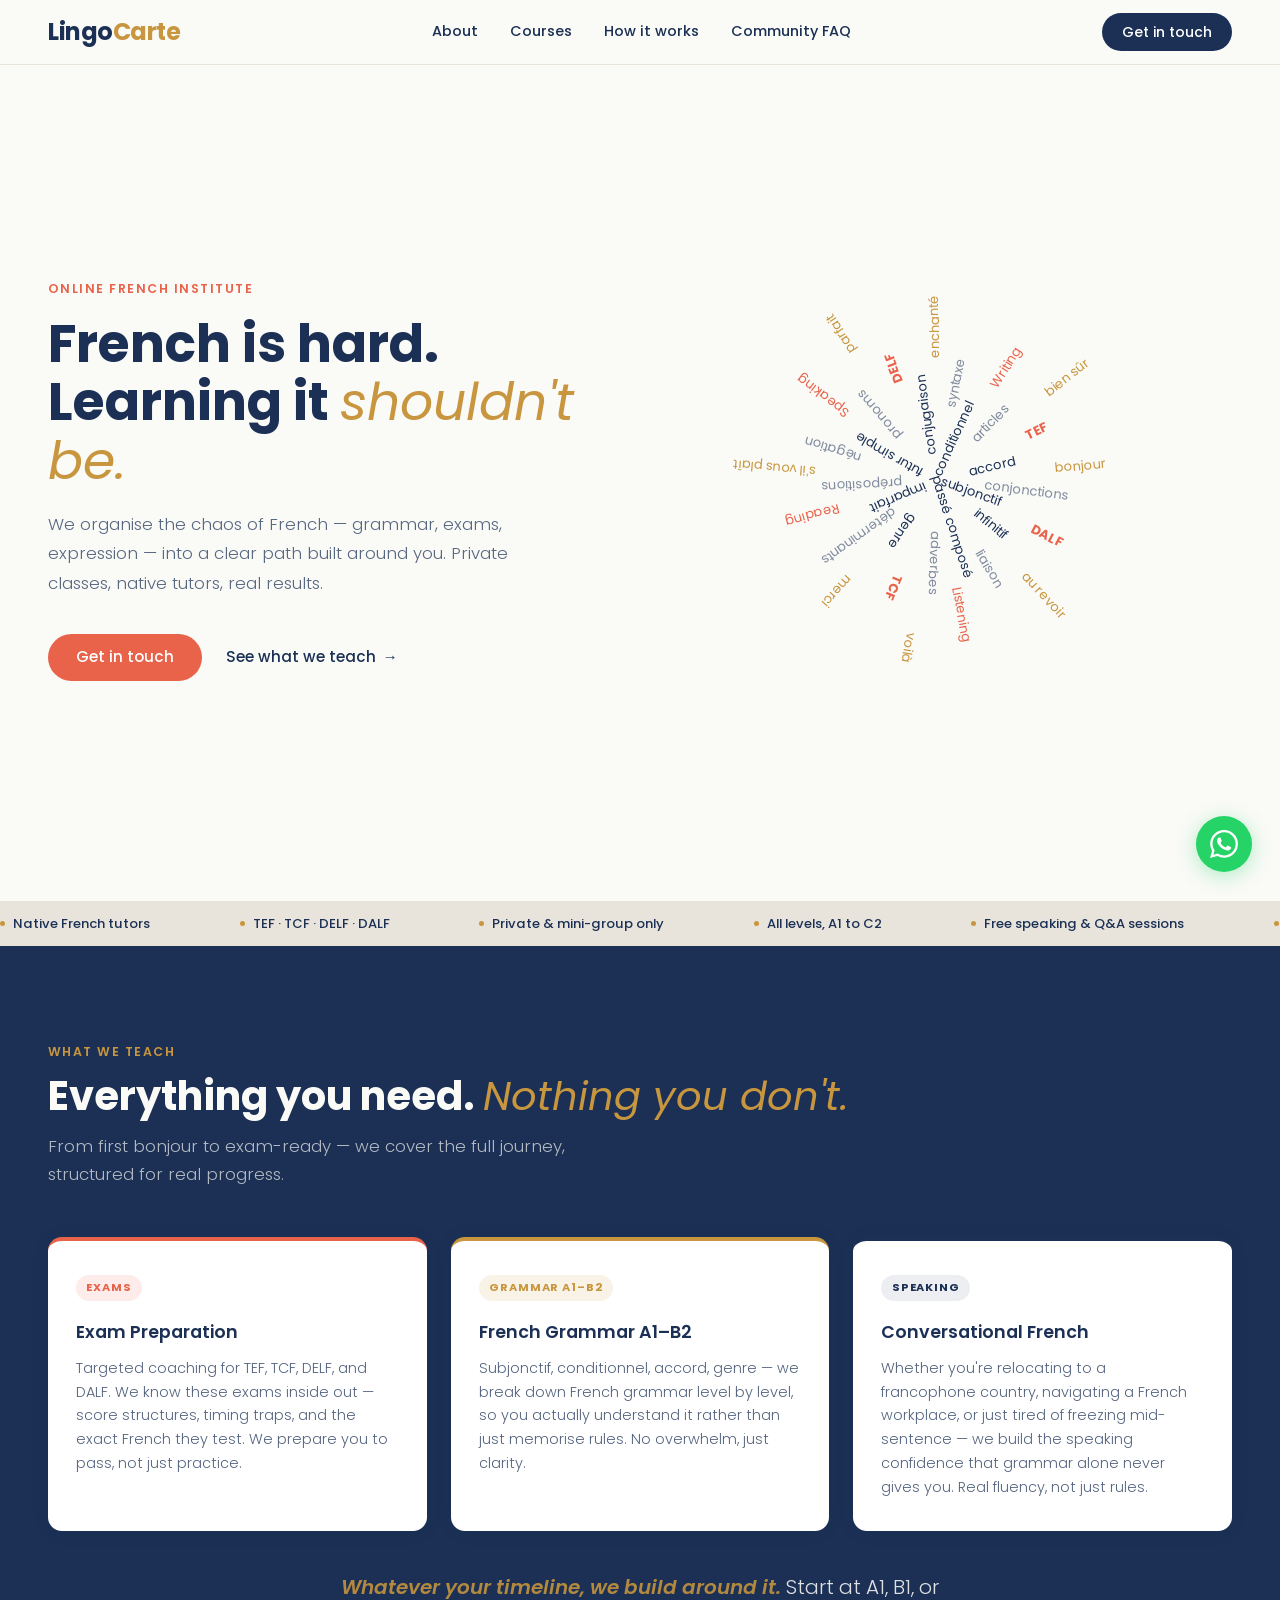
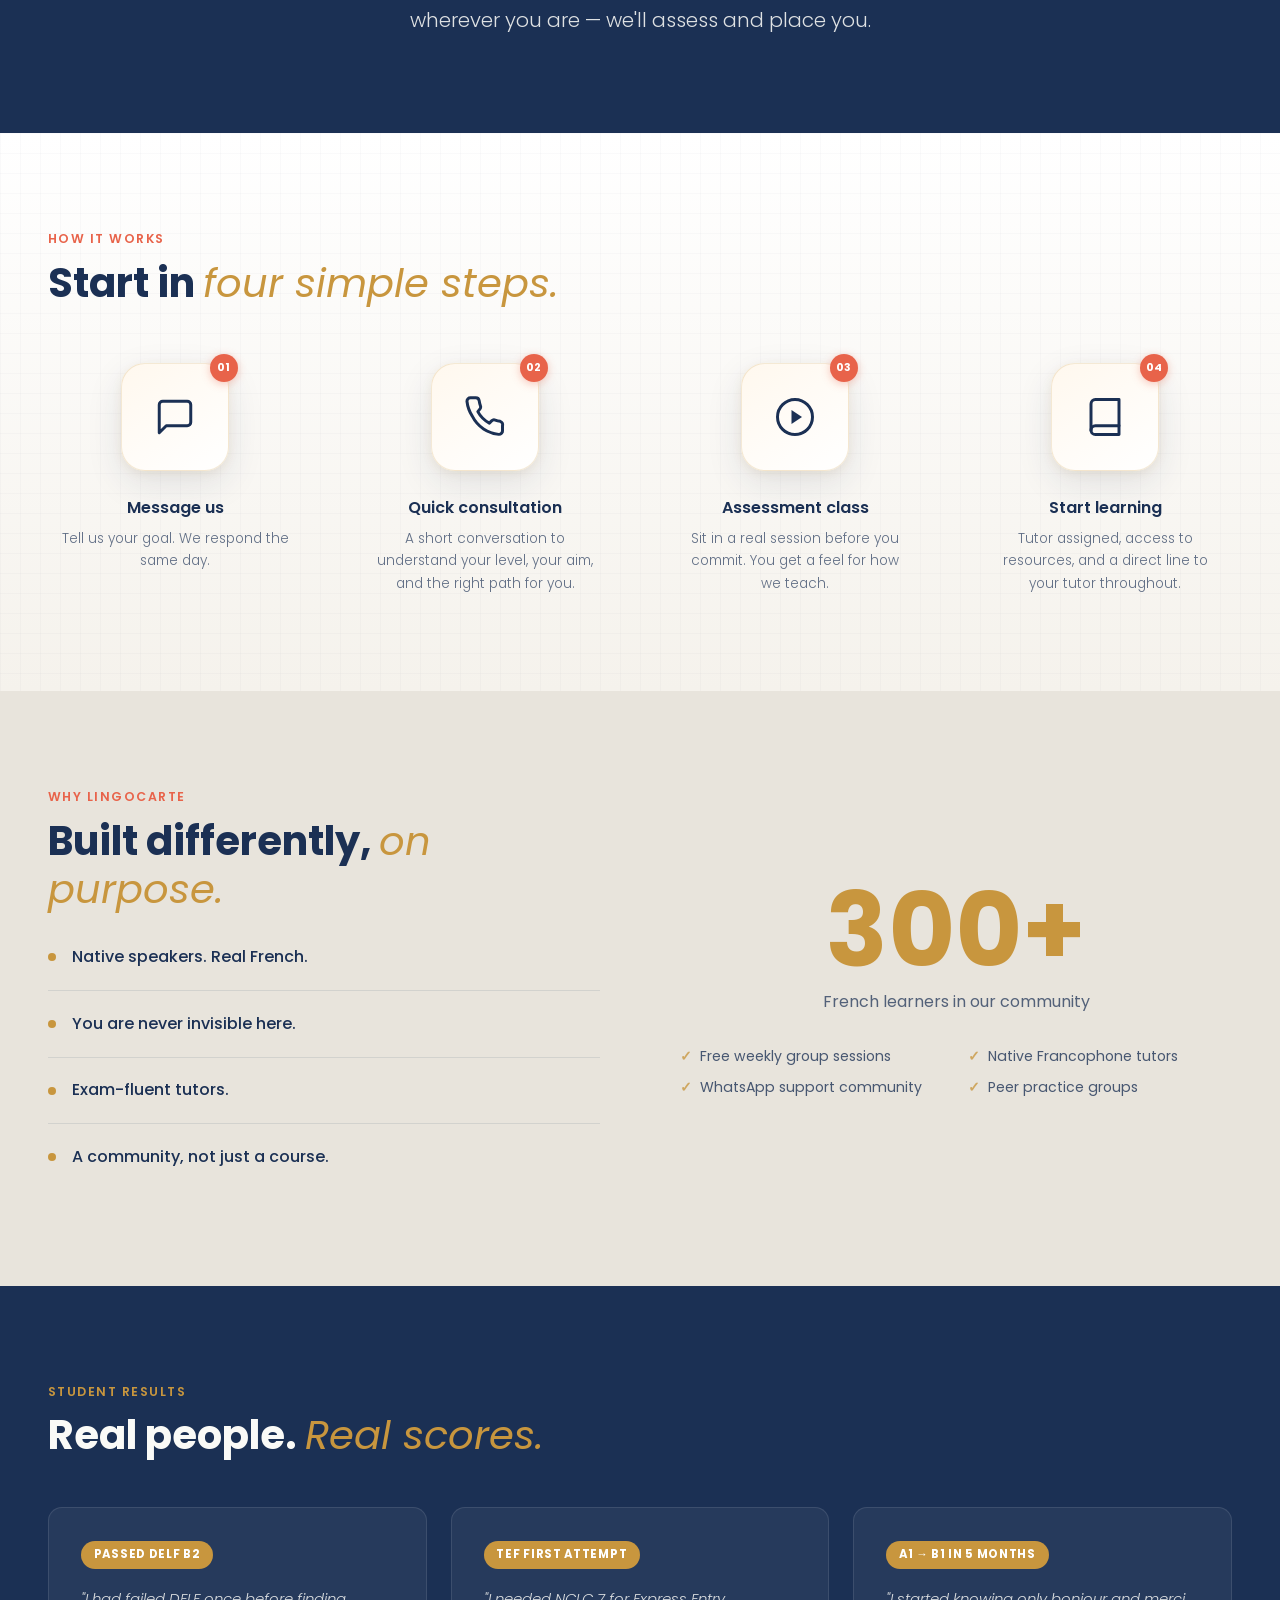
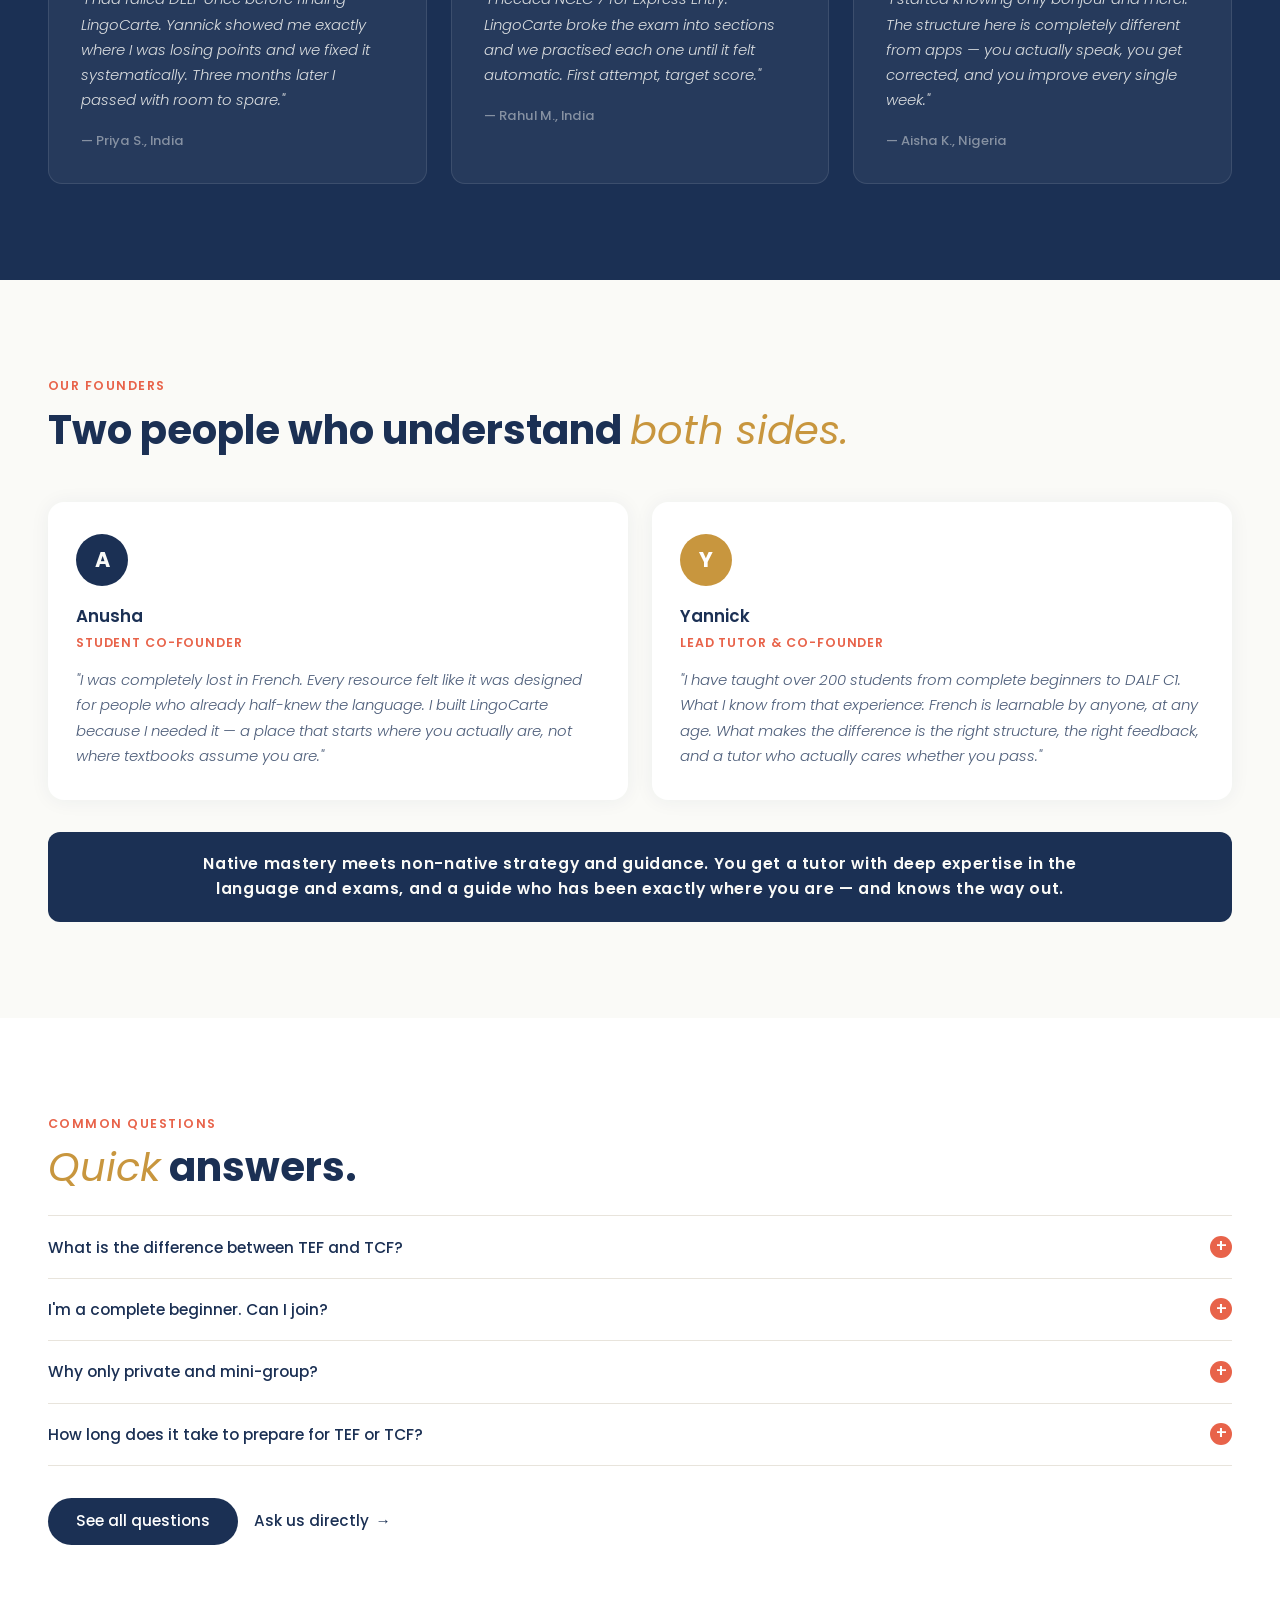
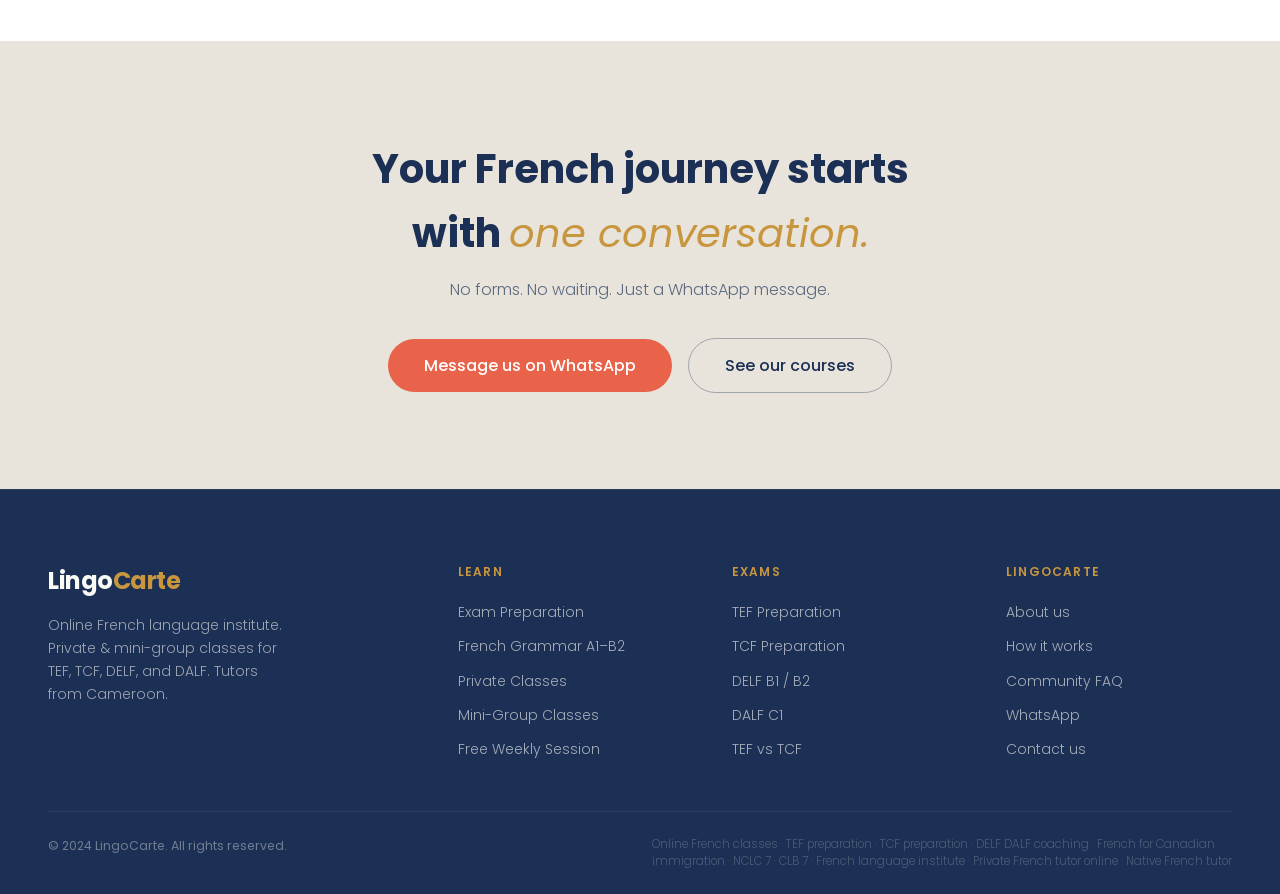
<file: index.html>
<!DOCTYPE html>
<html lang="en">
<head>
  <meta charset="UTF-8">
  <meta name="viewport" content="width=device-width, initial-scale=1.0">
  <title>LingoCarte — Online French Institute | TEF TCF DELF DALF Preparation</title>
  <meta name="description" content="LingoCarte is an online French language institute offering private and mini-group classes for TEF, TCF, DELF, and DALF exam preparation. Native-speaker tutors from Cameroon. Join 300+ community members.">
  <link rel="canonical" href="https://lingocarte.com/">

  <!-- Open Graph -->
  <meta property="og:type" content="website">
  <meta property="og:url" content="https://lingocarte.com/">
  <meta property="og:title" content="LingoCarte — Online French Institute">
  <meta property="og:description" content="Private & mini-group French classes for TEF, TCF, DELF, DALF. Native speakers. Real progress. 300+ community.">
  <meta property="og:image" content="https://lingocarte.com/og-image.jpg">
  <meta name="twitter:card" content="summary_large_image">

  <!-- Schema.org EducationalOrganization -->
  <script type="application/ld+json">
  {
    "@context": "https://schema.org",
    "@type": "EducationalOrganization",
    "name": "LingoCarte",
    "description": "Online French language institute offering private and mini-group classes for TEF, TCF, DELF, and DALF exam preparation",
    "url": "https://lingocarte.com",
    "telephone": "+916364032929",
    "contactPoint": {
      "@type": "ContactPoint",
      "telephone": "+916364032929",
      "contactType": "customer service",
      "availableLanguage": ["English", "French"]
    },
    "sameAs": ["https://wa.me/916364032929"],
    "knowsAbout": ["French language", "TEF exam preparation", "TCF exam preparation", "DELF exam preparation", "DALF exam preparation", "French grammar", "NCLC", "CLB"],
    "teaches": "French Language",
    "hasCredential": "TEF, TCF, DELF, DALF exam preparation"
  }
  </script>

  <link rel="stylesheet" href="styles.css">
</head>
<body>

<!-- NAVIGATION -->
<header>
  <nav class="site-nav" aria-label="Main navigation">
    <div class="nav-inner">
      <a href="/" class="logo" aria-label="LingoCarte home">
        <span class="lingo">Lingo</span><span class="carte">Carte</span>
      </a>
      <div class="nav-links" role="list">
        <a href="#about" role="listitem">About</a>
        <a href="#courses" role="listitem">Courses</a>
        <a href="#how-it-works" role="listitem">How it works</a>
        <a href="faq.html" role="listitem">Community FAQ</a>
      </div>
      <div class="nav-right">
        <a href="https://wa.me/916364032929" class="btn btn-navy btn-sm" target="_blank" rel="noopener noreferrer">Get in touch</a>
      </div>
      <button class="hamburger" aria-label="Open menu" aria-expanded="false" aria-controls="mobile-nav">
        <span></span><span></span><span></span>
      </button>
    </div>
  </nav>
  <nav class="mobile-nav" id="mobile-nav" aria-label="Mobile navigation">
    <a href="#about">About</a>
    <a href="#courses">Courses</a>
    <a href="#how-it-works">How it works</a>
    <a href="faq.html">Community FAQ</a>
    <a href="https://wa.me/916364032929" class="btn btn-coral btn-md" target="_blank" rel="noopener noreferrer">Get in touch on WhatsApp</a>
  </nav>
</header>

<!-- HERO -->
<section class="hero" aria-label="Hero">
  <div class="hero-inner">
    <div class="hero-left">
      <p class="hero-eyebrow">Online French Institute</p>
      <h1 class="hero-h1">French is hard.<br>Learning it <em>shouldn't be.</em></h1>
      <p class="hero-sub">We organise the chaos of French — grammar, exams, expression — into a clear path built around you. Private classes, native tutors, real results.</p>
      <div class="hero-ctas">
        <a href="https://wa.me/916364032929" class="btn btn-coral btn-md" target="_blank" rel="noopener noreferrer">Get in touch</a>
        <a href="#courses" class="ghost-link">See what we teach <span class="arrow">→</span></a>
      </div>
    </div>
    <div class="hero-right" aria-hidden="true">
      <canvas id="wordCanvas" role="img" aria-label="Animated French vocabulary organising into categories: Grammaire, Structure, Examens, Expression"></canvas>
    </div>
  </div>
</section>

<!-- TRUST BAR -->
<div class="trust-bar" aria-label="Trust indicators">
  <div class="trust-bar-track">
    <div class="trust-item"><span class="trust-dot"></span><span>Native French tutors</span></div>
    <div class="trust-item"><span class="trust-dot"></span><span>TEF · TCF · DELF · DALF</span></div>
    <div class="trust-item"><span class="trust-dot"></span><span>Private &amp; mini-group only</span></div>
    <div class="trust-item"><span class="trust-dot"></span><span>All levels, A1 to C2</span></div>
    <div class="trust-item"><span class="trust-dot"></span><span>Free speaking &amp; Q&amp;A sessions</span></div>
    <div class="trust-item" aria-hidden="true"><span class="trust-dot"></span><span>Native French tutors</span></div>
    <div class="trust-item" aria-hidden="true"><span class="trust-dot"></span><span>TEF · TCF · DELF · DALF</span></div>
    <div class="trust-item" aria-hidden="true"><span class="trust-dot"></span><span>Private &amp; mini-group only</span></div>
    <div class="trust-item" aria-hidden="true"><span class="trust-dot"></span><span>All levels, A1 to C2</span></div>
    <div class="trust-item" aria-hidden="true"><span class="trust-dot"></span><span>Free speaking &amp; Q&amp;A sessions</span></div>
    <div class="trust-item" aria-hidden="true"><span class="trust-dot"></span><span>Native French tutors</span></div>
    <div class="trust-item" aria-hidden="true"><span class="trust-dot"></span><span>TEF · TCF · DELF · DALF</span></div>
    <div class="trust-item" aria-hidden="true"><span class="trust-dot"></span><span>Private &amp; mini-group only</span></div>
    <div class="trust-item" aria-hidden="true"><span class="trust-dot"></span><span>All levels, A1 to C2</span></div>
    <div class="trust-item" aria-hidden="true"><span class="trust-dot"></span><span>Free speaking &amp; Q&amp;A sessions</span></div>
  </div>
</div>

<!-- WHAT WE TEACH -->
<section class="section courses-section" id="courses" aria-labelledby="courses-title">
  <div class="section-inner">
    <p class="section-tag">What we teach</p>
    <h2 class="section-title" id="courses-title">Everything you need. <em>Nothing you don't.</em></h2>
    <p class="section-subtitle">From first bonjour to exam-ready — we cover the full journey, structured for real progress.</p>
    <div class="teach-grid">
      <article class="teach-card coral">
        <span class="teach-card-badge badge-coral">Exams</span>
        <h3>Exam Preparation</h3>
        <p>Targeted coaching for TEF, TCF, DELF, and DALF. We know these exams inside out — score structures, timing traps, and the exact French they test. We prepare you to pass, not just practice.</p>
      </article>
      <article class="teach-card gold">
        <span class="teach-card-badge badge-gold">Grammar A1–B2</span>
        <h3>French Grammar A1–B2</h3>
        <p>Subjonctif, conditionnel, accord, genre — we break down French grammar level by level, so you actually understand it rather than just memorise rules. No overwhelm, just clarity.</p>
      </article>
      <article class="teach-card navy">
        <span class="teach-card-badge badge-navy">Speaking</span>
        <h3>Conversational French</h3>
        <p>Whether you're relocating to a francophone country, navigating a French workplace, or just tired of freezing mid-sentence — we build the speaking confidence that grammar alone never gives you. Real fluency, not just rules.</p>
      </article>
    </div>
    <p class="courses-callout"><em>Whatever your timeline, we build around it.</em> Start at A1, B1, or wherever you are — we'll assess and place you.</p>
  </div>
</section>

<!-- HOW IT WORKS -->
<section class="section hiw-section" id="how-it-works" aria-labelledby="hiw-title">
  <div class="section-inner">
    <p class="section-tag">How it works</p>
    <h2 class="section-title" id="hiw-title">Start in <em>four simple steps.</em></h2>
    <div class="steps-row">

      <div class="step">
        <div class="step-icon-wrap">
          <span class="step-badge" aria-hidden="true">01</span>
          <svg class="step-icon" viewBox="0 0 24 24" fill="none" stroke="currentColor" stroke-width="1.7" stroke-linecap="round" stroke-linejoin="round" aria-hidden="true">
            <path d="M21 15a2 2 0 0 1-2 2H7l-4 4V5a2 2 0 0 1 2-2h14a2 2 0 0 1 2 2z"/>
          </svg>
        </div>
        <h3>Message us</h3>
        <p>Tell us your goal. We respond the same day.</p>
      </div>

      <svg class="step-arrow" width="56" height="24" viewBox="0 0 56 24" fill="none" aria-hidden="true">
        <line x1="0" y1="12" x2="44" y2="12" stroke="#C8963E" stroke-width="1.8" stroke-dasharray="5 4"/>
        <path d="M44 7 L54 12 L44 17" stroke="#C8963E" stroke-width="1.8" fill="none" stroke-linejoin="round" stroke-linecap="round"/>
      </svg>

      <div class="step">
        <div class="step-icon-wrap">
          <span class="step-badge" aria-hidden="true">02</span>
          <svg class="step-icon" viewBox="0 0 24 24" fill="none" stroke="currentColor" stroke-width="1.7" stroke-linecap="round" stroke-linejoin="round" aria-hidden="true">
            <path d="M22 16.92v3a2 2 0 0 1-2.18 2 19.79 19.79 0 0 1-8.63-3.07A19.5 19.5 0 0 1 4.73 11.5 19.79 19.79 0 0 1 1.69 2.98 2 2 0 0 1 3.68 1h3a2 2 0 0 1 2 1.72c.127.96.361 1.903.7 2.81a2 2 0 0 1-.45 2.11L7.91 8.91a16 16 0 0 0 6.59 6.59l1.27-1.27a2 2 0 0 1 2.11-.45c.907.339 1.85.573 2.81.7A2 2 0 0 1 22 16.92z"/>
          </svg>
        </div>
        <h3>Quick consultation</h3>
        <p>A short conversation to understand your level, your aim, and the right path for you.</p>
      </div>

      <svg class="step-arrow" width="56" height="24" viewBox="0 0 56 24" fill="none" aria-hidden="true">
        <line x1="0" y1="12" x2="44" y2="12" stroke="#C8963E" stroke-width="1.8" stroke-dasharray="5 4"/>
        <path d="M44 7 L54 12 L44 17" stroke="#C8963E" stroke-width="1.8" fill="none" stroke-linejoin="round" stroke-linecap="round"/>
      </svg>

      <div class="step">
        <div class="step-icon-wrap">
          <span class="step-badge" aria-hidden="true">03</span>
          <svg class="step-icon" viewBox="0 0 24 24" fill="none" stroke="currentColor" stroke-width="1.7" stroke-linecap="round" stroke-linejoin="round" aria-hidden="true">
            <circle cx="12" cy="12" r="10"/>
            <polygon points="10 8 16 12 10 16 10 8" stroke="none" fill="currentColor"/>
          </svg>
        </div>
        <h3>Assessment class</h3>
        <p>Sit in a real session before you commit. You get a feel for how we teach.</p>
      </div>

      <svg class="step-arrow" width="56" height="24" viewBox="0 0 56 24" fill="none" aria-hidden="true">
        <line x1="0" y1="12" x2="44" y2="12" stroke="#C8963E" stroke-width="1.8" stroke-dasharray="5 4"/>
        <path d="M44 7 L54 12 L44 17" stroke="#C8963E" stroke-width="1.8" fill="none" stroke-linejoin="round" stroke-linecap="round"/>
      </svg>

      <div class="step">
        <div class="step-icon-wrap">
          <span class="step-badge" aria-hidden="true">04</span>
          <svg class="step-icon" viewBox="0 0 24 24" fill="none" stroke="currentColor" stroke-width="1.7" stroke-linecap="round" stroke-linejoin="round" aria-hidden="true">
            <path d="M4 19.5A2.5 2.5 0 0 1 6.5 17H20"/>
            <path d="M6.5 2H20v20H6.5A2.5 2.5 0 0 1 4 19.5v-15A2.5 2.5 0 0 1 6.5 2z"/>
          </svg>
        </div>
        <h3>Start learning</h3>
        <p>Tutor assigned, access to resources, and a direct line to your tutor throughout.</p>
      </div>

    </div>
  </div>
</section>

<!-- WHY LINGOCARTE -->
<section class="section why-section" id="about" aria-labelledby="why-title">
  <div class="section-inner">
    <div class="why-inner">
      <div>
        <p class="section-tag">Why LingoCarte</p>
        <h2 class="section-title" id="why-title">Built differently, <em>on purpose.</em></h2>
        <ul class="why-list">
          <li class="why-item">
            <span class="why-bullet" aria-hidden="true"></span>
            <p>Native speakers. Real French.</p>
          </li>
          <li class="why-item">
            <span class="why-bullet" aria-hidden="true"></span>
            <p>You are never invisible here.</p>
          </li>
          <li class="why-item">
            <span class="why-bullet" aria-hidden="true"></span>
            <p>Exam-fluent tutors.</p>
          </li>
          <li class="why-item">
            <span class="why-bullet" aria-hidden="true"></span>
            <p>A community, not just a course.</p>
          </li>
        </ul>
      </div>
      <div class="why-stat-side">
        <p class="stat-big">300+</p>
        <p class="stat-desc">French learners in our community</p>
        <ul class="community-feats">
          <li>Free weekly group sessions</li>
          <li>Native Francophone tutors</li>
          <li>WhatsApp support community</li>
          <li>Peer practice groups</li>
        </ul>
      </div>
    </div>
  </div>
</section>

<!-- STUDENT RESULTS -->
<section class="section results-section" aria-labelledby="results-title">
  <div class="section-inner">
    <p class="section-tag">Student results</p>
    <h2 class="section-title" id="results-title">Real people. <em>Real scores.</em></h2>
    <div class="results-grid">
      <article class="result-card">
        <span class="result-badge">Passed DELF B2</span>
        <blockquote>"I had failed DELF once before finding LingoCarte. Yannick showed me exactly where I was losing points and we fixed it systematically. Three months later I passed with room to spare."</blockquote>
        <p class="result-name">— Priya S., India</p>
      </article>
      <article class="result-card">
        <span class="result-badge">TEF First Attempt</span>
        <blockquote>"I needed NCLC 7 for Express Entry. LingoCarte broke the exam into sections and we practised each one until it felt automatic. First attempt, target score."</blockquote>
        <p class="result-name">— Rahul M., India</p>
      </article>
      <article class="result-card">
        <span class="result-badge">A1 → B1 in 5 months</span>
        <blockquote>"I started knowing only bonjour and merci. The structure here is completely different from apps — you actually speak, you get corrected, and you improve every single week."</blockquote>
        <p class="result-name">— Aisha K., Nigeria</p>
      </article>
    </div>
  </div>
</section>

<!-- FOUNDERS -->
<section class="section founders-section" aria-labelledby="founders-title">
  <div class="section-inner">
    <p class="section-tag">Our founders</p>
    <h2 class="section-title" id="founders-title">Two people who understand <em>both sides.</em></h2>
    <div class="founders-grid">
      <article class="founder-card">
        <div class="founder-avatar av-navy" aria-label="Anusha's avatar">A</div>
        <p class="founder-name">Anusha</p>
        <p class="founder-role">Student Co-Founder</p>
        <blockquote class="founder-quote">"I was completely lost in French. Every resource felt like it was designed for people who already half-knew the language. I built LingoCarte because I needed it — a place that starts where you actually are, not where textbooks assume you are."</blockquote>
      </article>
      <article class="founder-card">
        <div class="founder-avatar av-gold" aria-label="Yannick's avatar">Y</div>
        <p class="founder-name">Yannick</p>
        <p class="founder-role">Lead Tutor &amp; Co-Founder</p>
        <blockquote class="founder-quote">"I have taught over 200 students from complete beginners to DALF C1. What I know from that experience: French is learnable by anyone, at any age. What makes the difference is the right structure, the right feedback, and a tutor who actually cares whether you pass."</blockquote>
      </article>
    </div>
    <div class="founders-banner" aria-label="Founders origin">Native mastery meets non-native strategy and guidance. You get a tutor with deep expertise in the language and exams, and a guide who has been exactly where you are — and knows the way out.</div>
  </div>
</section>

<!-- FAQ TEASER -->
<section class="section faq-section" aria-labelledby="faq-teaser-title">
  <div class="section-inner">
    <p class="section-tag">Common questions</p>
    <h2 class="section-title" id="faq-teaser-title"><em>Quick</em> answers.</h2>
    <ul class="accordion" role="list">
      <li class="accordion-item">
        <button class="accordion-btn" aria-expanded="false" aria-controls="faq1-body">
          What is the difference between TEF and TCF?
          <span class="accordion-icon" aria-hidden="true">+</span>
        </button>
        <div class="accordion-body" id="faq1-body" role="region">
          <div class="accordion-body-inner">
            TEF (Test d'Évaluation de Français) and TCF (Test de Connaissance du Français) are both French proficiency exams, but they serve slightly different purposes. TEF is commonly used for Canadian immigration via Express Entry, targeting NCLC scores. TCF is accepted for Canadian permanent residence (TCF Canada) and is also used for French citizenship applications. Both test reading, listening, writing, and speaking — but the question formats and scoring systems differ. We help you choose the right exam for your goal, then prepare you to ace it.
          </div>
        </div>
      </li>
      <li class="accordion-item">
        <button class="accordion-btn" aria-expanded="false" aria-controls="faq2-body">
          I'm a complete beginner. Can I join?
          <span class="accordion-icon" aria-hidden="true">+</span>
        </button>
        <div class="accordion-body" id="faq2-body" role="region">
          <div class="accordion-body-inner">
            Absolutely. We welcome learners from A1 all the way through B2 and beyond. Your first session includes a short, informal placement check so we know exactly where to start — no pressure, no test stress. Many of our students began with zero French and have gone on to pass DELF B2 and TEF exam targets.
          </div>
        </div>
      </li>
      <li class="accordion-item">
        <button class="accordion-btn" aria-expanded="false" aria-controls="faq3-body">
          Why only private and mini-group?
          <span class="accordion-icon" aria-hidden="true">+</span>
        </button>
        <div class="accordion-body" id="faq3-body" role="region">
          <div class="accordion-body-inner">
            Large classes hide weak spots. When 30 students share one tutor, you can sit quietly for an hour and leave with the same mistakes you came in with. We limit every session by design — private classes for deep, personalised work, and mini-groups (3–5 students) for collaborative practice at an accessible price. Either way, you are corrected, challenged, and actually heard in every session.
          </div>
        </div>
      </li>
      <li class="accordion-item">
        <button class="accordion-btn" aria-expanded="false" aria-controls="faq4-body">
          How long does it take to prepare for TEF or TCF?
          <span class="accordion-icon" aria-hidden="true">+</span>
        </button>
        <div class="accordion-body" id="faq4-body" role="region">
          <div class="accordion-body-inner">
            Most students reach their target score in 3–6 months of consistent preparation. The exact timeline depends on your starting level, your target CLB or NCLC score, and how much time you can commit per week. Students who join at B1 with a CLB 7 target typically need 3–4 months. Those starting from A2 usually need 5–7 months. We will give you an honest estimate after your placement session.
          </div>
        </div>
      </li>
    </ul>
    <div class="faq-cta-row">
      <a href="faq.html" class="btn btn-navy btn-md">See all questions</a>
      <a href="https://wa.me/916364032929" class="ghost-link" target="_blank" rel="noopener noreferrer">Ask us directly <span class="arrow">→</span></a>
    </div>
  </div>
</section>

<!-- FINAL CTA -->
<section class="section cta-section" aria-labelledby="cta-title">
  <div class="section-inner" style="text-align:center;">
    <h2 id="cta-title">Your French journey starts<br>with <em>one conversation.</em></h2>
    <p>No forms. No waiting. Just a WhatsApp message.</p>
    <div class="cta-btns">
      <a href="https://wa.me/916364032929" class="btn btn-coral btn-lg" target="_blank" rel="noopener noreferrer">Message us on WhatsApp</a>
      <a href="#courses" class="btn btn-outline-white btn-lg">See our courses</a>
    </div>
  </div>
</section>

<!-- FOOTER -->
<footer class="site-footer" aria-label="Site footer">
  <div class="footer-inner">
    <div class="footer-grid">
      <div class="footer-brand">
        <a href="/" class="logo" aria-label="LingoCarte home">
          <span class="lingo">Lingo</span><span class="carte">Carte</span>
        </a>
        <p>Online French language institute. Private &amp; mini-group classes for TEF, TCF, DELF, and DALF. Tutors from Cameroon.</p>
      </div>
      <div class="footer-col">
        <h4>Learn</h4>
        <ul>
          <li><a href="#courses">Exam Preparation</a></li>
          <li><a href="#courses">French Grammar A1–B2</a></li>
          <li><a href="#courses">Private Classes</a></li>
          <li><a href="#courses">Mini-Group Classes</a></li>
          <li><a href="#courses">Free Weekly Session</a></li>
        </ul>
      </div>
      <div class="footer-col">
        <h4>Exams</h4>
        <ul>
          <li><a href="faq.html#exams">TEF Preparation</a></li>
          <li><a href="faq.html#exams">TCF Preparation</a></li>
          <li><a href="faq.html#exams">DELF B1 / B2</a></li>
          <li><a href="faq.html#exams">DALF C1</a></li>
          <li><a href="faq.html#exams">TEF vs TCF</a></li>
        </ul>
      </div>
      <div class="footer-col">
        <h4>LingoCarte</h4>
        <ul>
          <li><a href="#about">About us</a></li>
          <li><a href="#how-it-works">How it works</a></li>
          <li><a href="faq.html">Community FAQ</a></li>
          <li><a href="https://wa.me/916364032929" target="_blank" rel="noopener noreferrer">WhatsApp</a></li>
          <li><a href="https://wa.me/916364032929" target="_blank" rel="noopener noreferrer">Contact us</a></li>
        </ul>
      </div>
    </div>
    <div class="footer-bottom">
      <p class="footer-copy">&copy; 2024 LingoCarte. All rights reserved.</p>
      <p class="footer-seo">Online French classes · TEF preparation · TCF preparation · DELF DALF coaching · French for Canadian immigration · NCLC 7 · CLB 7 · French language institute · Private French tutor online · Native French tutor</p>
    </div>
  </div>
</footer>

<!-- FLOATING WHATSAPP -->
<a href="https://wa.me/916364032929" class="wa-float" target="_blank" rel="noopener noreferrer" aria-label="Chat with us on WhatsApp">
  <svg viewBox="0 0 24 24" xmlns="http://www.w3.org/2000/svg" aria-hidden="true">
    <path d="M17.472 14.382c-.297-.149-1.758-.867-2.03-.967-.273-.099-.471-.148-.67.15-.197.297-.767.966-.94 1.164-.173.199-.347.223-.644.075-.297-.15-1.255-.463-2.39-1.475-.883-.788-1.48-1.761-1.653-2.059-.173-.297-.018-.458.13-.606.134-.133.298-.347.446-.52.149-.174.198-.298.298-.497.099-.198.05-.371-.025-.52-.075-.149-.669-1.612-.916-2.207-.242-.579-.487-.5-.669-.51-.173-.008-.371-.01-.57-.01-.198 0-.52.074-.792.372-.272.297-1.04 1.016-1.04 2.479 0 1.462 1.065 2.875 1.213 3.074.149.198 2.096 3.2 5.077 4.487.709.306 1.262.489 1.694.625.712.227 1.36.195 1.871.118.571-.085 1.758-.719 2.006-1.413.248-.694.248-1.289.173-1.413-.074-.124-.272-.198-.57-.347m-5.421 7.403h-.004a9.87 9.87 0 01-5.031-1.378l-.361-.214-3.741.982.998-3.648-.235-.374a9.86 9.86 0 01-1.51-5.26c.001-5.45 4.436-9.884 9.888-9.884 2.64 0 5.122 1.03 6.988 2.898a9.825 9.825 0 012.893 6.994c-.003 5.45-4.437 9.884-9.885 9.884m8.413-18.297A11.815 11.815 0 0012.05 0C5.495 0 .16 5.335.157 11.892c0 2.096.547 4.142 1.588 5.945L.057 24l6.305-1.654a11.882 11.882 0 005.683 1.448h.005c6.554 0 11.89-5.335 11.893-11.893a11.821 11.821 0 00-3.48-8.413z"/>
  </svg>
</a>

<script>
(function() {
  // Hamburger menu
  const hamburger = document.querySelector('.hamburger');
  const mobileNav = document.querySelector('.mobile-nav');
  hamburger.addEventListener('click', function() {
    const open = mobileNav.classList.toggle('open');
    hamburger.classList.toggle('open', open);
    hamburger.setAttribute('aria-expanded', open);
  });
  mobileNav.querySelectorAll('a').forEach(function(a) {
    a.addEventListener('click', function() {
      mobileNav.classList.remove('open');
      hamburger.classList.remove('open');
      hamburger.setAttribute('aria-expanded', false);
    });
  });

  // Accordion
  document.querySelectorAll('.accordion-btn').forEach(function(btn) {
    btn.addEventListener('click', function() {
      const expanded = btn.getAttribute('aria-expanded') === 'true';
      // Close all in this accordion group
      btn.closest('.accordion').querySelectorAll('.accordion-btn').forEach(function(b) {
        b.setAttribute('aria-expanded', 'false');
        const bodyId = b.getAttribute('aria-controls');
        document.getElementById(bodyId).style.maxHeight = '0';
      });
      if (!expanded) {
        btn.setAttribute('aria-expanded', 'true');
        const bodyId = btn.getAttribute('aria-controls');
        const body = document.getElementById(bodyId);
        body.style.maxHeight = body.scrollHeight + 'px';
      }
    });
  });

  // ── CANVAS ANIMATION ──────────────────────────────────────────────
  const canvas = document.getElementById('wordCanvas');
  if (!canvas) return;
  const ctx = canvas.getContext('2d');

  var ORBIT_SPEED = 0.14; // rad/s — slow gentle rotation
  var PHASE_DUR = [3.5, 1.8, 3.0, 3.5];
  var TOTAL = PHASE_DUR.reduce(function(a,b){return a+b;},0);
  var PHASE1_END = PHASE_DUR[0];

  var CATS = {
    grammaire:  { label: 'Grammaire',  color: '#1B3054' },
    structure:  { label: 'Structure',  color: 'rgba(27,48,84,0.55)' },
    examens:    { label: 'Examens',    color: '#E8634A' },
    expression: { label: 'Expression', color: '#C8963E' }
  };

  var RAW_WORDS = [
    { text: 'subjonctif',      cat: 'grammaire',  color: '#1B3054',              bold: false },
    { text: 'imparfait',       cat: 'grammaire',  color: '#1B3054',              bold: false },
    { text: 'conditionnel',    cat: 'grammaire',  color: '#1B3054',              bold: false },
    { text: 'passé composé',   cat: 'grammaire',  color: '#1B3054',              bold: false },
    { text: 'futur simple',    cat: 'grammaire',  color: '#1B3054',              bold: false },
    { text: 'accord',          cat: 'grammaire',  color: '#1B3054',              bold: false },
    { text: 'genre',           cat: 'grammaire',  color: '#1B3054',              bold: false },
    { text: 'conjugaison',     cat: 'grammaire',  color: '#1B3054',              bold: false },
    { text: 'infinitif',       cat: 'grammaire',  color: '#1B3054',              bold: false },
    { text: 'prépositions',    cat: 'structure',  color: 'rgba(27,48,84,0.55)', bold: false },
    { text: 'articles',        cat: 'structure',  color: 'rgba(27,48,84,0.55)', bold: false },
    { text: 'adverbes',        cat: 'structure',  color: 'rgba(27,48,84,0.55)', bold: false },
    { text: 'pronoms',         cat: 'structure',  color: 'rgba(27,48,84,0.55)', bold: false },
    { text: 'conjonctions',    cat: 'structure',  color: 'rgba(27,48,84,0.55)', bold: false },
    { text: 'déterminants',    cat: 'structure',  color: 'rgba(27,48,84,0.55)', bold: false },
    { text: 'syntaxe',         cat: 'structure',  color: 'rgba(27,48,84,0.55)', bold: false },
    { text: 'liaison',         cat: 'structure',  color: 'rgba(27,48,84,0.55)', bold: false },
    { text: 'négation',        cat: 'structure',  color: 'rgba(27,48,84,0.55)', bold: false },
    { text: 'TEF',       cat: 'examens', color: '#E8634A', bold: true  },
    { text: 'TCF',       cat: 'examens', color: '#E8634A', bold: true  },
    { text: 'DELF',      cat: 'examens', color: '#E8634A', bold: true  },
    { text: 'DALF',      cat: 'examens', color: '#E8634A', bold: true  },
    { text: 'Reading',   cat: 'examens', color: '#E8634A', bold: false },
    { text: 'Writing',   cat: 'examens', color: '#E8634A', bold: false },
    { text: 'Listening', cat: 'examens', color: '#E8634A', bold: false },
    { text: 'Speaking',  cat: 'examens', color: '#E8634A', bold: false },
    { text: 'bonjour',          cat: 'expression', color: '#C8963E', bold: false },
    { text: 'merci',            cat: 'expression', color: '#C8963E', bold: false },
    { text: 'enchanté',         cat: 'expression', color: '#C8963E', bold: false },
    { text: 'au revoir',        cat: 'expression', color: '#C8963E', bold: false },
    { text: "s'il vous plaît",  cat: 'expression', color: '#C8963E', bold: false },
    { text: 'bien sûr',         cat: 'expression', color: '#C8963E', bold: false },
    { text: 'voilà',            cat: 'expression', color: '#C8963E', bold: false },
    { text: 'parfait',          cat: 'expression', color: '#C8963E', bold: false }
  ];

  // Scatter uses two computed rings — no array needed

  var words = [];
  var W = 0, H = 0;
  var startTime = null;
  var gridLabels = [];

  function easeOut(t) { return 1 - Math.pow(1 - Math.min(1,t), 2); }
  function easeInOut(t) { t = Math.min(1,t); return t < 0.5 ? 2*t*t : -1+(4-2*t)*t; }
  function lerp(a, b, t) { return a + (b-a)*t; }
  function lerpAngle(a, b, t) {
    var d = b - a;
    while (d >  Math.PI) d -= Math.PI * 2;
    while (d < -Math.PI) d += Math.PI * 2;
    return a + d * t;
  }

  function buildWords() {
    var catWords = {};
    RAW_WORDS.forEach(function(w) {
      if (!catWords[w.cat]) catWords[w.cat] = [];
      catWords[w.cat].push(w);
    });
    words = RAW_WORDS.map(function(w, i) {
      return {
        raw: w,
        catIdx: catWords[w.cat].indexOf(w),
        spiralAngle: 0, spiralR: 0,
        orbitEndX: 0, orbitEndY: 0, orbitEndAngle: 0,
        scatterX: 0, scatterY: 0,
        gridX: 0, gridY: 0,
        floatOffset: (i / RAW_WORDS.length) * Math.PI * 2
      };
    });
  }

  function computeSpatial() {
    if (!W || !H) return;

    // ── Golden-angle spiral ──
    var goldenAngle = Math.PI * (3 - Math.sqrt(5)); // ≈ 137.5°
    var scale = Math.min(W, H);
    var minR = scale * 0.07;
    var maxR = scale * 0.33;
    var n = words.length;
    words.forEach(function(s, i) {
      s.spiralAngle = i * goldenAngle;
      s.spiralR = minR + (maxR - minR) * (i / (n - 1));
    });

    // Pre-compute where each word lands at end of phase 1
    var cx = W / 2, cy = H / 2;
    words.forEach(function(s) {
      var a = s.spiralAngle + PHASE1_END * ORBIT_SPEED;
      s.orbitEndX = cx + s.spiralR * Math.cos(a);
      s.orbitEndY = cy + s.spiralR * Math.sin(a);
      s.orbitEndAngle = a;
    });

    // ── Scatter: seeded random, collision-checked, truly scattered ──
    var _s = 42317;
    function rng() { _s ^= _s << 13; _s ^= _s >> 17; _s ^= _s << 5; return (_s >>> 0) / 4294967296; }
    var placed = [];
    words.forEach(function(s) {
      ctx.font = (s.raw.bold ? '700' : '400') + ' 13px Poppins, sans-serif';
      var tw = ctx.measureText(s.raw.text).width;
      var hw = tw / 2 + 5, hh = 9;
      var x, y, ok;
      for (var t = 0; t < 80; t++) {
        x = W * 0.08 + rng() * W * 0.84;
        y = H * 0.08 + rng() * H * 0.84;
        ok = true;
        for (var j = 0; j < placed.length; j++) {
          var p = placed[j];
          if (Math.abs(x - p.x) < hw + p.hw && Math.abs(y - p.y) < hh + p.hh) { ok = false; break; }
        }
        if (ok) break;
      }
      s.scatterX = x;
      s.scatterY = y;
      placed.push({ x: x, y: y, hw: hw, hh: hh });
    });

    // ── Centered 2×2 grid (no headings) ──
    var wordLineH = 20;
    var colGap    = 48;
    var rowGap    = 32;
    var fs        = 13;

    function measureColWidth(cats) {
      var max = 0;
      cats.forEach(function(cat) {
        words.filter(function(s){ return s.raw.cat === cat; }).forEach(function(s) {
          ctx.font = (s.raw.bold ? '700' : '400') + ' ' + fs + 'px Poppins, sans-serif';
          max = Math.max(max, ctx.measureText(s.raw.text).width);
        });
      });
      return Math.ceil(max) + 6;
    }

    function maxRowItems(cats) {
      var m = 0;
      cats.forEach(function(cat) {
        m = Math.max(m, words.filter(function(s){ return s.raw.cat === cat; }).length);
      });
      return m;
    }

    var col0W  = measureColWidth(['grammaire', 'examens']);
    var col1W  = measureColWidth(['structure',  'expression']);
    var row0H  = maxRowItems(['grammaire', 'structure'])  * wordLineH;
    var row1H  = maxRowItems(['examens',   'expression']) * wordLineH;

    var totalW = col0W + colGap + col1W;
    var totalH = row0H + rowGap + row1H;

    // ── Vertical bounds: align with left-panel content (eyebrow → CTA btn) ──
    var topBound  = 0;
    var bottomBound = H;
    var eyebrowEl = document.querySelector('.hero-eyebrow');
    var ctaBtnEl  = document.querySelector('.hero-ctas .btn');
    if (eyebrowEl && ctaBtnEl) {
      var cRect = canvas.getBoundingClientRect();
      topBound    = Math.max(0, eyebrowEl.getBoundingClientRect().top    - cRect.top);
      bottomBound = Math.min(H, ctaBtnEl.getBoundingClientRect().bottom  - cRect.top);
    }
    var availH = bottomBound - topBound;

    var ox = Math.round((W - totalW) / 2);
    var oy = Math.round(topBound + (availH - totalH) / 2);

    var catLayout = {
      grammaire:  { x: ox,                  y: oy },
      structure:  { x: ox + col0W + colGap, y: oy },
      examens:    { x: ox,                  y: oy + row0H + rowGap },
      expression: { x: ox + col0W + colGap, y: oy + row0H + rowGap }
    };

    words.forEach(function(s) {
      var cl = catLayout[s.raw.cat];
      s.gridX = cl.x;
      s.gridY = cl.y + s.catIdx * wordLineH;
    });
  }

  function resize() {
    var rect = canvas.getBoundingClientRect();
    W = Math.round(rect.width)  || 500;
    H = Math.round(rect.height) || 400;
    var dpr = window.devicePixelRatio || 1;
    canvas.width  = Math.round(W * dpr);
    canvas.height = Math.round(H * dpr);
    ctx.setTransform(dpr, 0, 0, dpr, 0, 0);
    computeSpatial();
  }

  function getPhase(lt) {
    var cum = 0;
    for (var i = 0; i < PHASE_DUR.length; i++) {
      if (lt < cum + PHASE_DUR[i]) return { phase: i+1, p: (lt-cum)/PHASE_DUR[i] };
      cum += PHASE_DUR[i];
    }
    return { phase: 4, p: 1 };
  }

  function draw(now) {
    requestAnimationFrame(draw);
    if (!W || !H) return;
    if (!startTime) startTime = now;

    var elapsed  = (now - startTime) / 1000;
    var loopTime = elapsed % TOTAL;
    var pg = getPhase(loopTime);
    var phase = pg.phase, p = pg.p;

    ctx.clearRect(0, 0, W, H);

    var cx = W / 2, cy = H / 2;

    // ── Words ──
    words.forEach(function(s) {
      var w = s.raw;
      var x, y, rot = 0;

      if (phase === 1) {
        // Rotating golden-angle spiral — each word tilted by its angle
        var a = s.spiralAngle + loopTime * ORBIT_SPEED;
        x   = cx + s.spiralR * Math.cos(a);
        y   = cy + s.spiralR * Math.sin(a);
        rot = a;
      } else if (phase === 2) {
        // Spiral → scatter
        x   = lerp(s.orbitEndX, s.scatterX, easeOut(p));
        y   = lerp(s.orbitEndY, s.scatterY, easeOut(p));
        rot = lerpAngle(s.orbitEndAngle, 0, easeOut(p));
      } else if (phase === 3) {
        // Scatter → centered grid
        x   = lerp(s.scatterX, s.gridX, easeInOut(p));
        y   = lerp(s.scatterY, s.gridY, easeInOut(p));
        rot = 0;
      } else {
        // Grid rest with micro-float
        x   = s.gridX + Math.sin(elapsed * 1.1 + s.floatOffset) * 1.2;
        y   = s.gridY + Math.cos(elapsed * 0.85 + s.floatOffset) * 1.0;
        rot = 0;
      }

      ctx.save();
      ctx.font = (w.bold ? '700' : '400') + ' 13px Poppins, sans-serif';
      ctx.fillStyle = w.color;

      if (phase <= 2) {
        // Centered on position, rotated along spiral angle
        ctx.textBaseline = 'middle';
        ctx.textAlign = 'center';
        ctx.translate(x, y);
        ctx.rotate(rot);
        ctx.fillText(w.text, 0, 0);
      } else {
        // Left-aligned in grid
        var displayText = w.gridText || w.text;
        ctx.textBaseline = 'top';
        ctx.textAlign = 'left';
        ctx.fillText(displayText, x, y);
      }

      ctx.restore();
    });
  }

  buildWords();
  resize();
  window.addEventListener('resize', function() {
    ctx.setTransform(1,0,0,1,0,0);
    resize();
  });
  requestAnimationFrame(draw);
})();
</script>

</body>
</html>
</file>
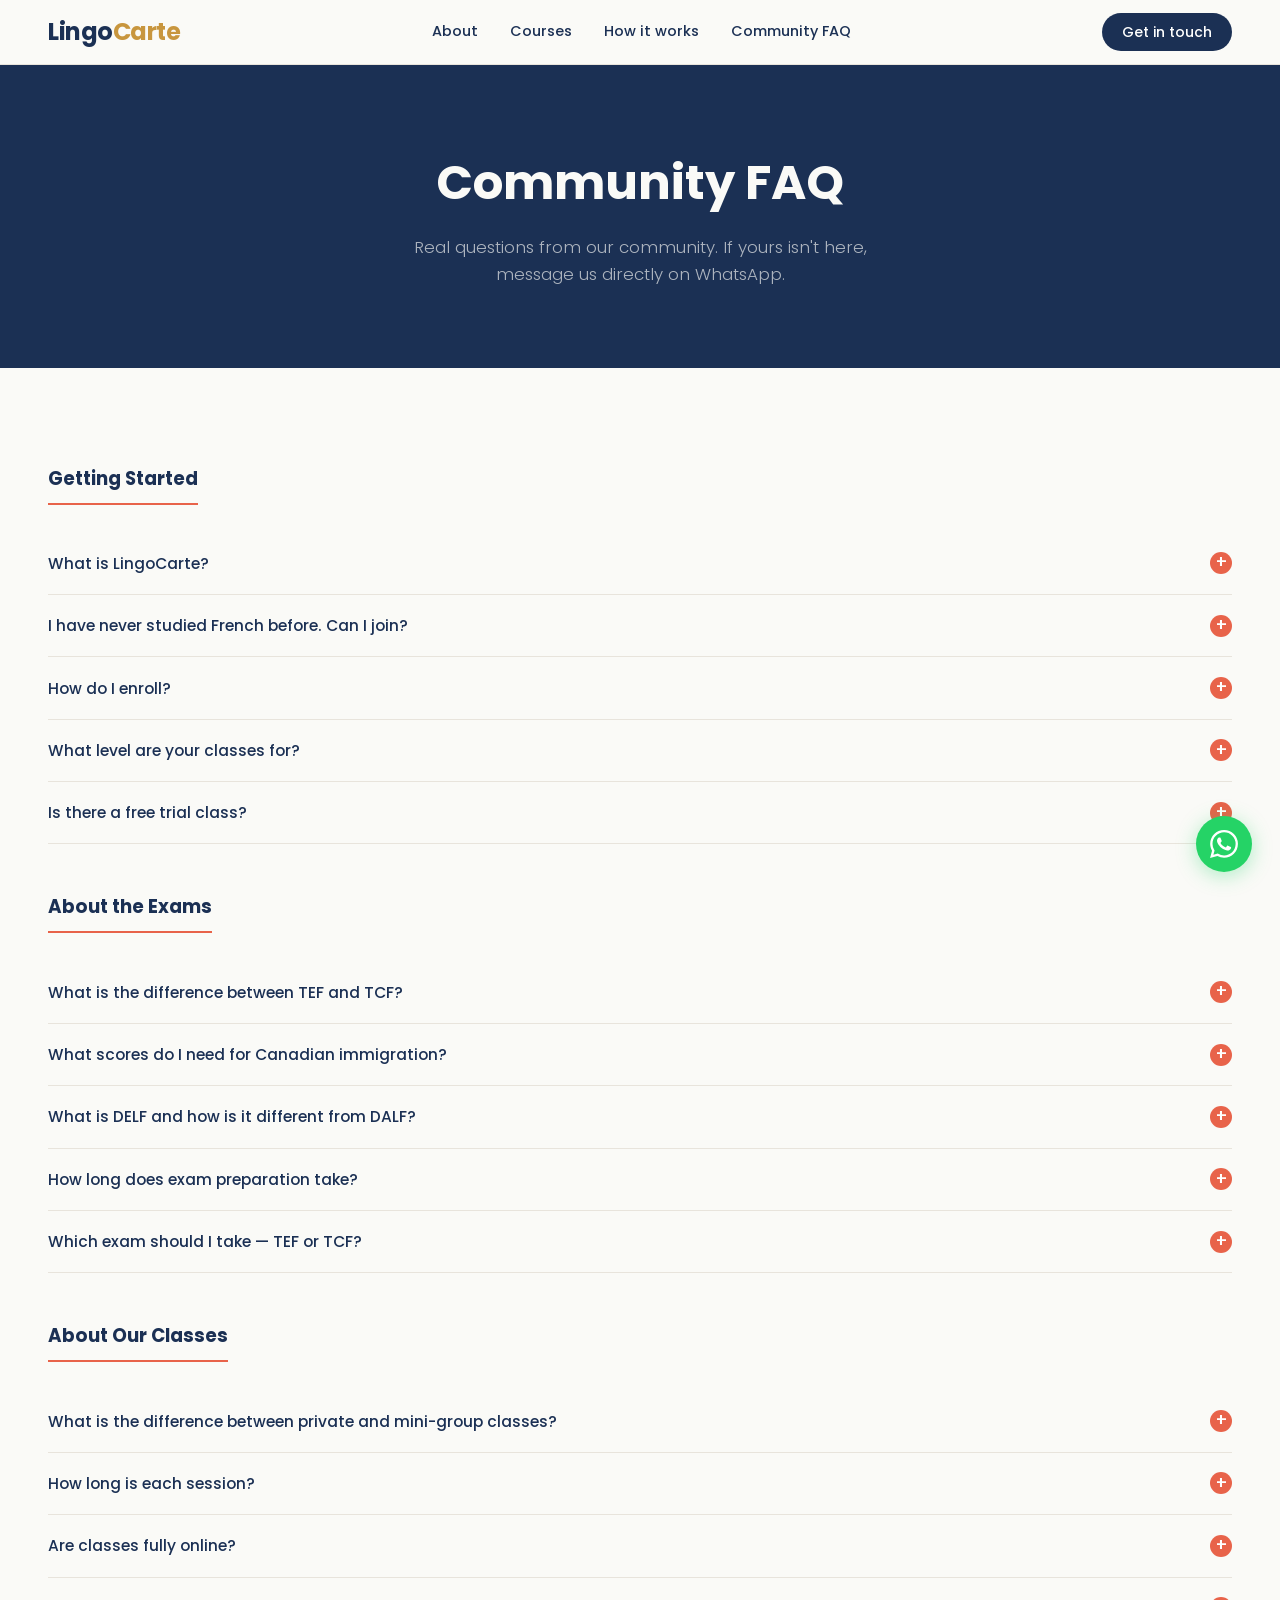
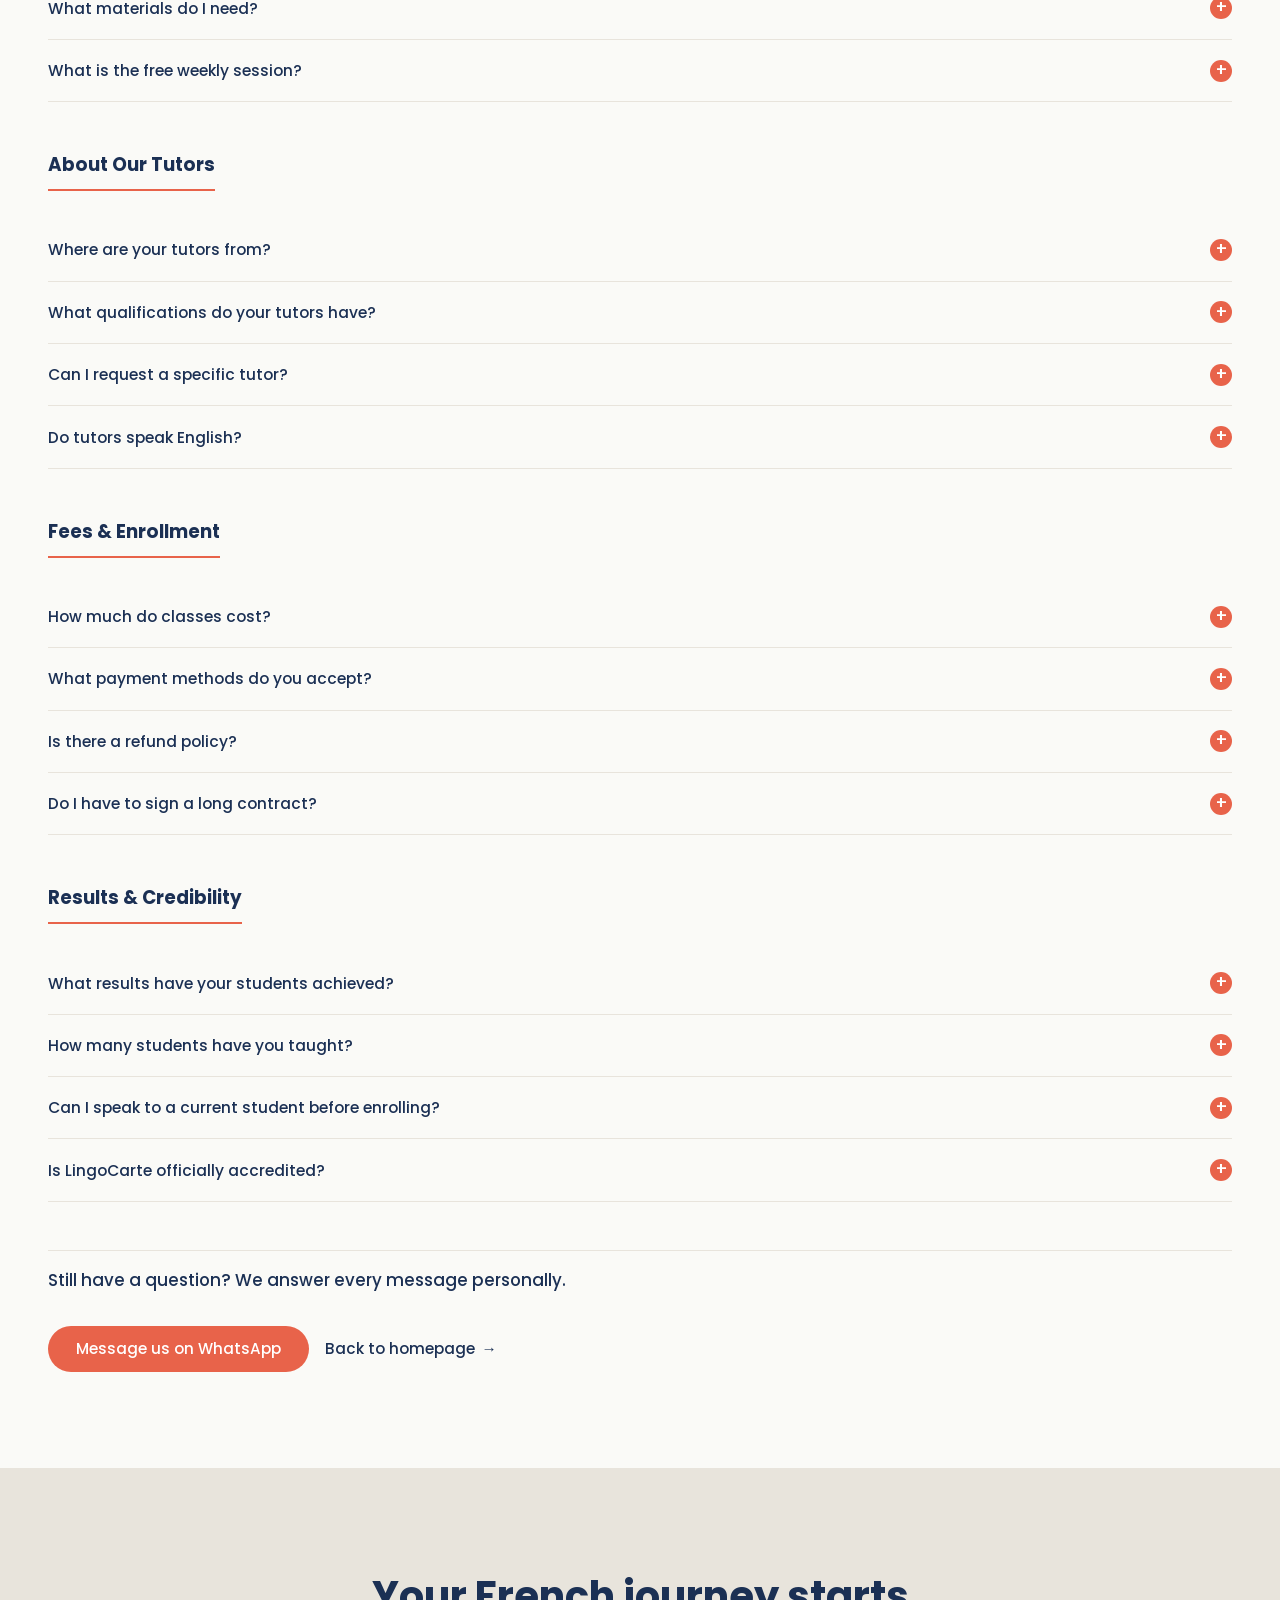
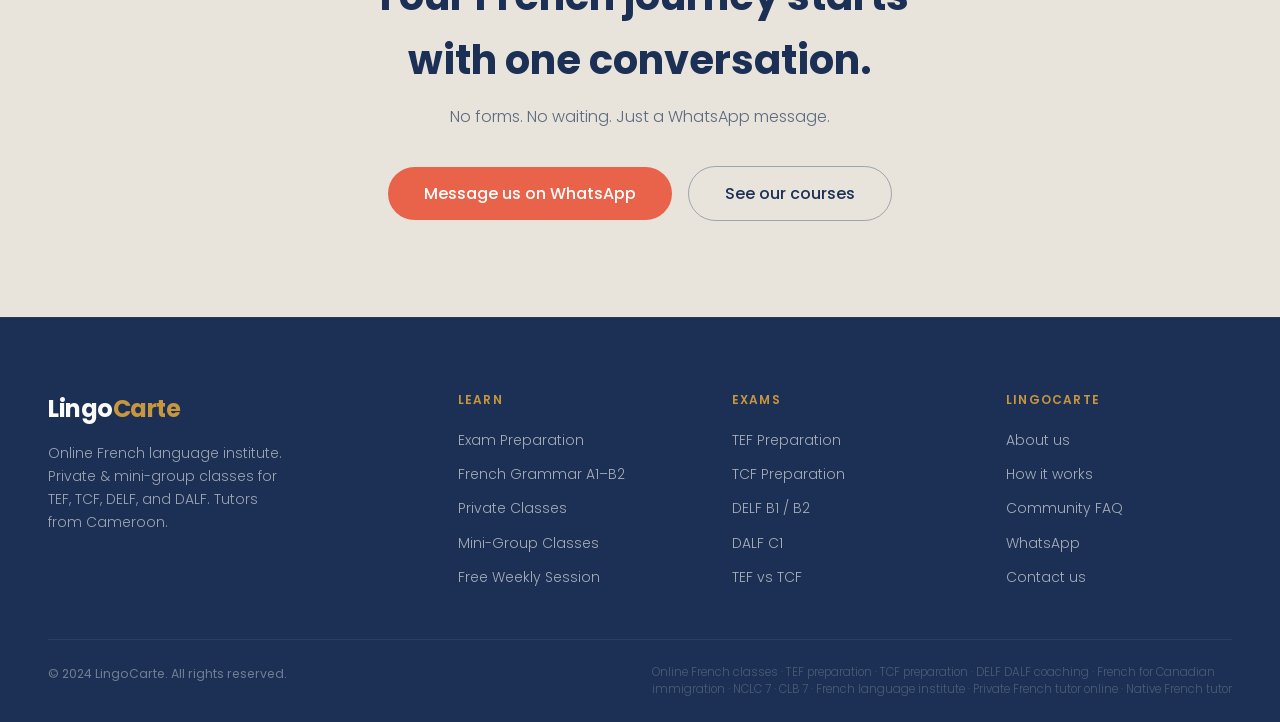
<file: faq.html>
<!DOCTYPE html>
<html lang="en">
<head>
  <meta charset="UTF-8">
  <meta name="viewport" content="width=device-width, initial-scale=1.0">
  <title>Community FAQ — LingoCarte Online French Institute</title>
  <meta name="description" content="Answers to the most common questions about LingoCarte — French exam preparation (TEF, TCF, DELF, DALF), class formats, fees, enrollment, and student results.">
  <link rel="canonical" href="https://lingocarte.com/faq.html">

  <!-- Open Graph -->
  <meta property="og:type" content="website">
  <meta property="og:url" content="https://lingocarte.com/faq.html">
  <meta property="og:title" content="Community FAQ — LingoCarte Online French Institute">
  <meta property="og:description" content="Everything you want to know about our French classes, TEF TCF DELF DALF prep, tutors, fees, and results.">
  <meta property="og:image" content="https://lingocarte.com/og-image.jpg">
  <meta name="twitter:card" content="summary_large_image">

  <!-- Schema.org -->
  <script type="application/ld+json">
  {
    "@context": "https://schema.org",
    "@type": "FAQPage",
    "mainEntity": [
      {
        "@type": "Question",
        "name": "What is the difference between TEF and TCF?",
        "acceptedAnswer": {
          "@type": "Answer",
          "text": "TEF is used for Canadian immigration via Express Entry, targeting NCLC scores. TCF Canada is accepted for permanent residence applications. Both test reading, listening, writing, and speaking — but the format and scoring differ."
        }
      },
      {
        "@type": "Question",
        "name": "I am a complete beginner. Can I join LingoCarte?",
        "acceptedAnswer": {
          "@type": "Answer",
          "text": "Yes. We welcome learners from A1 all the way through B2. We do a short placement check in your first session to ensure we start at exactly the right level for you."
        }
      },
      {
        "@type": "Question",
        "name": "How long does it take to prepare for TEF or TCF?",
        "acceptedAnswer": {
          "@type": "Answer",
          "text": "Most students reach their target score in 3 to 6 months. The timeline depends on your starting level and your target CLB or NCLC score."
        }
      }
    ]
  }
  </script>

  <link rel="stylesheet" href="styles.css">
</head>
<body>

<!-- NAVIGATION -->
<header>
  <nav class="site-nav" aria-label="Main navigation">
    <div class="nav-inner">
      <a href="/" class="logo" aria-label="LingoCarte home">
        <span class="lingo">Lingo</span><span class="carte">Carte</span>
      </a>
      <div class="nav-links" role="list">
        <a href="/#about" role="listitem">About</a>
        <a href="/#courses" role="listitem">Courses</a>
        <a href="/#how-it-works" role="listitem">How it works</a>
        <a href="faq.html" role="listitem" aria-current="page">Community FAQ</a>
      </div>
      <div class="nav-right">
        <a href="https://wa.me/916364032929" class="btn btn-navy btn-sm" target="_blank" rel="noopener noreferrer">Get in touch</a>
      </div>
      <button class="hamburger" aria-label="Open menu" aria-expanded="false" aria-controls="mobile-nav">
        <span></span><span></span><span></span>
      </button>
    </div>
  </nav>
  <nav class="mobile-nav" id="mobile-nav" aria-label="Mobile navigation">
    <a href="/#about">About</a>
    <a href="/#courses">Courses</a>
    <a href="/#how-it-works">How it works</a>
    <a href="faq.html">Community FAQ</a>
    <a href="https://wa.me/916364032929" class="btn btn-coral btn-md" target="_blank" rel="noopener noreferrer">Get in touch on WhatsApp</a>
  </nav>
</header>

<!-- PAGE HERO -->
<div class="faq-hero">
  <h1>Community FAQ</h1>
  <p>Real questions from our community. If yours isn't here, message us directly on WhatsApp.</p>
</div>

<!-- FAQ CONTENT -->
<main class="section" id="main-content" aria-label="FAQ sections">
  <div class="section-inner">

    <!-- 1. Getting Started -->
    <section class="faq-group" id="getting-started" aria-labelledby="gs-title">
      <h2 class="faq-group-title" id="gs-title">Getting Started</h2>
      <ul class="accordion" role="list">
        <li class="accordion-item">
          <button class="accordion-btn" aria-expanded="false" aria-controls="gs1">
            What is LingoCarte?
            <span class="accordion-icon" aria-hidden="true">+</span>
          </button>
          <div class="accordion-body" id="gs1" role="region">
            <div class="accordion-body-inner">
              LingoCarte is an online French language institute founded by Anusha (student co-founder) and Yannick (lead tutor from Cameroon). We offer private and mini-group French classes with a focus on real communication, structured grammar, and exam preparation — TEF, TCF, DELF, and DALF. Our community has over 300 learners across different countries and levels.
            </div>
          </div>
        </li>
        <li class="accordion-item">
          <button class="accordion-btn" aria-expanded="false" aria-controls="gs2">
            I have never studied French before. Can I join?
            <span class="accordion-icon" aria-hidden="true">+</span>
          </button>
          <div class="accordion-body" id="gs2" role="region">
            <div class="accordion-body-inner">
              Absolutely. We welcome complete beginners at A1 level. Your first session includes a relaxed placement conversation so we understand exactly where you are and what pace suits you. No test, no pressure — just a conversation about your goals and what French you currently know (even if that's nothing).
            </div>
          </div>
        </li>
        <li class="accordion-item">
          <button class="accordion-btn" aria-expanded="false" aria-controls="gs3">
            How do I enroll?
            <span class="accordion-icon" aria-hidden="true">+</span>
          </button>
          <div class="accordion-body" id="gs3" role="region">
            <div class="accordion-body-inner">
              Send us a message on WhatsApp at +91 63640 32929. That's it. We respond the same day and schedule a short intro call or placement session within a few days. There are no lengthy forms or waiting lists — just a direct conversation to get you started.
            </div>
          </div>
        </li>
        <li class="accordion-item">
          <button class="accordion-btn" aria-expanded="false" aria-controls="gs4">
            What level are your classes for?
            <span class="accordion-icon" aria-hidden="true">+</span>
          </button>
          <div class="accordion-body" id="gs4" role="region">
            <div class="accordion-body-inner">
              We teach A1 through B2, with exam-preparation pathways reaching C1 (DALF). Whether you are starting from zero or already at B1 and targeting a specific score, we build your programme around your current level and your goal.
            </div>
          </div>
        </li>
        <li class="accordion-item">
          <button class="accordion-btn" aria-expanded="false" aria-controls="gs5">
            Is there a free trial class?
            <span class="accordion-icon" aria-hidden="true">+</span>
          </button>
          <div class="accordion-body" id="gs5" role="region">
            <div class="accordion-body-inner">
              Yes. We run free weekly group sessions that you can join before committing to any programme. You get to experience our teaching style, meet the community, and ask questions — no payment, no obligation. Message us on WhatsApp and we will add you to the next one.
            </div>
          </div>
        </li>
      </ul>
    </section>

    <!-- 2. About the Exams -->
    <section class="faq-group" id="exams" aria-labelledby="ex-title">
      <h2 class="faq-group-title" id="ex-title">About the Exams</h2>
      <ul class="accordion" role="list">
        <li class="accordion-item">
          <button class="accordion-btn" aria-expanded="false" aria-controls="ex1">
            What is the difference between TEF and TCF?
            <span class="accordion-icon" aria-hidden="true">+</span>
          </button>
          <div class="accordion-body" id="ex1" role="region">
            <div class="accordion-body-inner">
              TEF (Test d'Évaluation de Français) and TCF (Test de Connaissance du Français) both measure French proficiency, but they have different formats and are accepted in different contexts. TEF Canada is widely used for Canadian immigration through Express Entry and uses the NCLC scoring scale. TCF Canada is also accepted for permanent residence and uses CLB equivalencies. Both have four components — reading, listening, writing, and speaking — but the question styles, timing, and scoring methods differ. We help you identify which exam fits your specific immigration or study goal, then prepare you accordingly.
            </div>
          </div>
        </li>
        <li class="accordion-item">
          <button class="accordion-btn" aria-expanded="false" aria-controls="ex2">
            What scores do I need for Canadian immigration?
            <span class="accordion-icon" aria-hidden="true">+</span>
          </button>
          <div class="accordion-body" id="ex2" role="region">
            <div class="accordion-body-inner">
              For most Express Entry streams with French as a second language, you typically need CLB 7 (TCF) or NCLC 7 (TEF) in all four components. Some provincial nominee programmes have different thresholds. For bilingual draws (which can significantly boost your CRS score), higher scores in French alongside English language proficiency are required. We advise on the exact score target based on your profile during your placement session.
            </div>
          </div>
        </li>
        <li class="accordion-item">
          <button class="accordion-btn" aria-expanded="false" aria-controls="ex3">
            What is DELF and how is it different from DALF?
            <span class="accordion-icon" aria-hidden="true">+</span>
          </button>
          <div class="accordion-body" id="ex3" role="region">
            <div class="accordion-body-inner">
              DELF (Diplôme d'Études en Langue Française) is an internationally recognised French language diploma covering levels A1 through B2. DALF (Diplôme Approfondi de Langue Française) covers C1 and C2 — advanced and mastery levels. Both are issued by the French Ministry of Education and are valid for life. They are commonly required for university admission in French-speaking countries, immigration to France, and professional accreditation. We most commonly prepare students for DELF B1, DELF B2, and DALF C1.
            </div>
          </div>
        </li>
        <li class="accordion-item">
          <button class="accordion-btn" aria-expanded="false" aria-controls="ex4">
            How long does exam preparation take?
            <span class="accordion-icon" aria-hidden="true">+</span>
          </button>
          <div class="accordion-body" id="ex4" role="region">
            <div class="accordion-body-inner">
              For students who are already at or near the target level: 2–3 months of focused exam technique work is usually sufficient. For students who need to build both language proficiency and exam skills: typically 4–6 months. We give you an honest timeline after we understand your starting level and your deadline. We never rush students toward an exam they are not ready for.
            </div>
          </div>
        </li>
        <li class="accordion-item">
          <button class="accordion-btn" aria-expanded="false" aria-controls="ex5">
            Which exam should I take — TEF or TCF?
            <span class="accordion-icon" aria-hidden="true">+</span>
          </button>
          <div class="accordion-body" id="ex5" role="region">
            <div class="accordion-body-inner">
              It depends on your goal and test centre availability in your city. For most Canadian immigration applicants, either TEF Canada or TCF Canada is accepted. The key differences: TEF tends to use more formal, structured question formats; TCF is often described as more natural and conversational. Some students find one format suits their learning style better. We can walk you through both in your first session and help you choose based on your situation.
            </div>
          </div>
        </li>
      </ul>
    </section>

    <!-- 3. About Our Classes -->
    <section class="faq-group" id="classes" aria-labelledby="cl-title">
      <h2 class="faq-group-title" id="cl-title">About Our Classes</h2>
      <ul class="accordion" role="list">
        <li class="accordion-item">
          <button class="accordion-btn" aria-expanded="false" aria-controls="cl1">
            What is the difference between private and mini-group classes?
            <span class="accordion-icon" aria-hidden="true">+</span>
          </button>
          <div class="accordion-body" id="cl1" role="region">
            <div class="accordion-body-inner">
              Private classes are one-on-one with your tutor — every minute is focused on your specific weak points, your speaking, your exam score. Mini-group classes bring together 3–5 students at a similar level. You get affordable pricing, peer interaction for speaking practice, and still receive individual correction. Both formats are live, interactive sessions — not pre-recorded content.
            </div>
          </div>
        </li>
        <li class="accordion-item">
          <button class="accordion-btn" aria-expanded="false" aria-controls="cl2">
            How long is each session?
            <span class="accordion-icon" aria-hidden="true">+</span>
          </button>
          <div class="accordion-body" id="cl2" role="region">
            <div class="accordion-body-inner">
              Standard sessions are 60 minutes. Some exam-preparation intensives run 90 minutes. Session length and frequency are discussed when we build your learning plan — we try to match what you can consistently maintain, not just what sounds ambitious.
            </div>
          </div>
        </li>
        <li class="accordion-item">
          <button class="accordion-btn" aria-expanded="false" aria-controls="cl3">
            Are classes fully online?
            <span class="accordion-icon" aria-hidden="true">+</span>
          </button>
          <div class="accordion-body" id="cl3" role="region">
            <div class="accordion-body-inner">
              Yes — 100% online via video call. This means you can study from anywhere in the world with a stable internet connection. We have students in India, Nigeria, the UAE, Canada, and several European countries. Time zone differences are accommodated when scheduling.
            </div>
          </div>
        </li>
        <li class="accordion-item">
          <button class="accordion-btn" aria-expanded="false" aria-controls="cl4">
            What materials do I need?
            <span class="accordion-icon" aria-hidden="true">+</span>
          </button>
          <div class="accordion-body" id="cl4" role="region">
            <div class="accordion-body-inner">
              All study materials are provided by us — no textbooks to buy unless specifically recommended for your level. You will need a reliable internet connection, a device with a camera and microphone, and a notebook for writing. That is all.
            </div>
          </div>
        </li>
        <li class="accordion-item">
          <button class="accordion-btn" aria-expanded="false" aria-controls="cl5">
            What is the free weekly session?
            <span class="accordion-icon" aria-hidden="true">+</span>
          </button>
          <div class="accordion-body" id="cl5" role="region">
            <div class="accordion-body-inner">
              Every week we run a free open session for community members — a topic class, exam practice, or Q&amp;A with the tutor. It is open to both enrolled students and prospective students who want to see how we teach before committing. Message us on WhatsApp to get added to the community group where we announce these sessions.
            </div>
          </div>
        </li>
      </ul>
    </section>

    <!-- 4. About Our Tutors -->
    <section class="faq-group" id="tutors" aria-labelledby="tu-title">
      <h2 class="faq-group-title" id="tu-title">About Our Tutors</h2>
      <ul class="accordion" role="list">
        <li class="accordion-item">
          <button class="accordion-btn" aria-expanded="false" aria-controls="tu1">
            Where are your tutors from?
            <span class="accordion-icon" aria-hidden="true">+</span>
          </button>
          <div class="accordion-body" id="tu1" role="region">
            <div class="accordion-body-inner">
              Our tutors are native Francophone speakers from Cameroon, a country where French is an official language and is used daily in education, law, business, and daily life. Cameroonian French is standard, clear, and internationally recognised — widely used in French proficiency examinations. Our lead tutor, Yannick, has taught over 200 students at levels ranging from A1 through DALF C1.
            </div>
          </div>
        </li>
        <li class="accordion-item">
          <button class="accordion-btn" aria-expanded="false" aria-controls="tu2">
            What qualifications do your tutors have?
            <span class="accordion-icon" aria-hidden="true">+</span>
          </button>
          <div class="accordion-body" id="tu2" role="region">
            <div class="accordion-body-inner">
              Our tutors are native French speakers with experience teaching TEF, TCF, DELF, and DALF examination formats specifically. They understand the scoring criteria, timing requirements, and examiner expectations — not just the French language itself. Teaching an exam and teaching a language are different skills, and we prioritise both.
            </div>
          </div>
        </li>
        <li class="accordion-item">
          <button class="accordion-btn" aria-expanded="false" aria-controls="tu3">
            Can I request a specific tutor?
            <span class="accordion-icon" aria-hidden="true">+</span>
          </button>
          <div class="accordion-body" id="tu3" role="region">
            <div class="accordion-body-inner">
              Yes. Tell us your preference when you get in touch and we will do our best to accommodate. We also recommend based on your learning style and goal — some students work better with a more structured, grammar-focused approach; others thrive in a more conversational setting. We match accordingly.
            </div>
          </div>
        </li>
        <li class="accordion-item">
          <button class="accordion-btn" aria-expanded="false" aria-controls="tu4">
            Do tutors speak English?
            <span class="accordion-icon" aria-hidden="true">+</span>
          </button>
          <div class="accordion-body" id="tu4" role="region">
            <div class="accordion-body-inner">
              Yes. Our tutors are bilingual in French and English, which is essential for teaching beginners who need concepts explained clearly in their own language. As you progress, the ratio of French in sessions increases — until at intermediate and advanced levels, sessions run entirely in French.
            </div>
          </div>
        </li>
      </ul>
    </section>

    <!-- 5. Fees & Enrollment -->
    <section class="faq-group" id="fees" aria-labelledby="fe-title">
      <h2 class="faq-group-title" id="fe-title">Fees &amp; Enrollment</h2>
      <ul class="accordion" role="list">
        <li class="accordion-item">
          <button class="accordion-btn" aria-expanded="false" aria-controls="fe1">
            How much do classes cost?
            <span class="accordion-icon" aria-hidden="true">+</span>
          </button>
          <div class="accordion-body" id="fe1" role="region">
            <div class="accordion-body-inner">
              Pricing depends on the format (private or mini-group), frequency, and duration of your programme. We share full pricing once we understand your goal and proposed schedule — there is no standard rate card because programmes are custom-built. Message us on WhatsApp and we will give you a clear quote during your intro conversation.
            </div>
          </div>
        </li>
        <li class="accordion-item">
          <button class="accordion-btn" aria-expanded="false" aria-controls="fe2">
            What payment methods do you accept?
            <span class="accordion-icon" aria-hidden="true">+</span>
          </button>
          <div class="accordion-body" id="fe2" role="region">
            <div class="accordion-body-inner">
              We accept bank transfers, UPI (for students in India), and other methods depending on your location. We will confirm the most convenient option for you when we set up your programme.
            </div>
          </div>
        </li>
        <li class="accordion-item">
          <button class="accordion-btn" aria-expanded="false" aria-controls="fe3">
            Is there a refund policy?
            <span class="accordion-icon" aria-hidden="true">+</span>
          </button>
          <div class="accordion-body" id="fe3" role="region">
            <div class="accordion-body-inner">
              We discuss our terms transparently before you pay anything. We operate on good faith — if a session is cancelled by us, it is rescheduled at no cost. We ask the same consideration in return. We will walk you through all terms during your intro conversation.
            </div>
          </div>
        </li>
        <li class="accordion-item">
          <button class="accordion-btn" aria-expanded="false" aria-controls="fe4">
            Do I have to sign a long contract?
            <span class="accordion-icon" aria-hidden="true">+</span>
          </button>
          <div class="accordion-body" id="fe4" role="region">
            <div class="accordion-body-inner">
              No long-term contracts. We typically work in month-long blocks so you can assess progress, adjust the programme, and continue at a pace that works for you. Some students opt for longer commitments when preparing for a specific exam date — but this is always discussed openly, never locked in by default.
            </div>
          </div>
        </li>
      </ul>
    </section>

    <!-- 6. Results & Credibility -->
    <section class="faq-group" id="results" aria-labelledby="re-title">
      <h2 class="faq-group-title" id="re-title">Results &amp; Credibility</h2>
      <ul class="accordion" role="list">
        <li class="accordion-item">
          <button class="accordion-btn" aria-expanded="false" aria-controls="re1">
            What results have your students achieved?
            <span class="accordion-icon" aria-hidden="true">+</span>
          </button>
          <div class="accordion-body" id="re1" role="region">
            <div class="accordion-body-inner">
              Our students have passed DELF B2, TEF Canada on first attempt with NCLC 7 in all components, TCF Canada with CLB 7+, and have progressed from A1 to B1 in under six months. These are not outliers — they reflect the outcome of structured teaching, consistent practice, and regular feedback. We track student progress and adjust programmes when results are not meeting targets.
            </div>
          </div>
        </li>
        <li class="accordion-item">
          <button class="accordion-btn" aria-expanded="false" aria-controls="re2">
            How many students have you taught?
            <span class="accordion-icon" aria-hidden="true">+</span>
          </button>
          <div class="accordion-body" id="re2" role="region">
            <div class="accordion-body-inner">
              Our lead tutor Yannick has personally taught over 200 students. Our wider community — including free session participants, enrolled students, and alumni — numbers 300 and growing. We are proud that a meaningful number of those students return to refer friends and family, which we take as the strongest signal that our approach works.
            </div>
          </div>
        </li>
        <li class="accordion-item">
          <button class="accordion-btn" aria-expanded="false" aria-controls="re3">
            Can I speak to a current student before enrolling?
            <span class="accordion-icon" aria-hidden="true">+</span>
          </button>
          <div class="accordion-body" id="re3" role="region">
            <div class="accordion-body-inner">
              Yes. We can connect you with a current or past student who is willing to share their experience. Just let us know when you reach out and we will facilitate an introduction. We think this is one of the best ways to understand what studying with us actually feels like.
            </div>
          </div>
        </li>
        <li class="accordion-item">
          <button class="accordion-btn" aria-expanded="false" aria-controls="re4">
            Is LingoCarte officially accredited?
            <span class="accordion-icon" aria-hidden="true">+</span>
          </button>
          <div class="accordion-body" id="re4" role="region">
            <div class="accordion-body-inner">
              LingoCarte is an independent teaching organisation. We prepare students for accredited exams — TEF, TCF, DELF, DALF — which are issued by recognised bodies (the French Ministry of Education for DELF/DALF; the Paris Chamber of Commerce for TEF). The credential that matters to immigration authorities and universities is the exam result, not the institute that prepared you for it. Our results speak to our quality.
            </div>
          </div>
        </li>
      </ul>
    </section>

    <!-- Still have questions -->
    <section aria-label="Contact prompt" style="padding-top:1rem; border-top: 1px solid var(--warm-grey); margin-top: 1rem;">
      <p style="font-size:1.05rem; font-weight:500; color:var(--navy); margin-bottom:1.25rem;">Still have a question? We answer every message personally.</p>
      <div class="faq-cta-row">
        <a href="https://wa.me/916364032929" class="btn btn-coral btn-md" target="_blank" rel="noopener noreferrer">Message us on WhatsApp</a>
        <a href="/" class="ghost-link">Back to homepage <span class="arrow">→</span></a>
      </div>
    </section>

  </div>
</main>

<!-- FINAL CTA -->
<section class="section cta-section" aria-labelledby="faq-cta-title">
  <div class="section-inner" style="text-align:center;">
    <h2 id="faq-cta-title">Your French journey starts<br>with one conversation.</h2>
    <p>No forms. No waiting. Just a WhatsApp message.</p>
    <div class="cta-btns">
      <a href="https://wa.me/916364032929" class="btn btn-coral btn-lg" target="_blank" rel="noopener noreferrer">Message us on WhatsApp</a>
      <a href="/#courses" class="btn btn-outline-white btn-lg">See our courses</a>
    </div>
  </div>
</section>

<!-- FOOTER -->
<footer class="site-footer" aria-label="Site footer">
  <div class="footer-inner">
    <div class="footer-grid">
      <div class="footer-brand">
        <a href="/" class="logo" aria-label="LingoCarte home">
          <span class="lingo">Lingo</span><span class="carte">Carte</span>
        </a>
        <p>Online French language institute. Private &amp; mini-group classes for TEF, TCF, DELF, and DALF. Tutors from Cameroon.</p>
      </div>
      <div class="footer-col">
        <h4>Learn</h4>
        <ul>
          <li><a href="/#courses">Exam Preparation</a></li>
          <li><a href="/#courses">French Grammar A1–B2</a></li>
          <li><a href="/#courses">Private Classes</a></li>
          <li><a href="/#courses">Mini-Group Classes</a></li>
          <li><a href="/#courses">Free Weekly Session</a></li>
        </ul>
      </div>
      <div class="footer-col">
        <h4>Exams</h4>
        <ul>
          <li><a href="#exams">TEF Preparation</a></li>
          <li><a href="#exams">TCF Preparation</a></li>
          <li><a href="#exams">DELF B1 / B2</a></li>
          <li><a href="#exams">DALF C1</a></li>
          <li><a href="#exams">TEF vs TCF</a></li>
        </ul>
      </div>
      <div class="footer-col">
        <h4>LingoCarte</h4>
        <ul>
          <li><a href="/#about">About us</a></li>
          <li><a href="/#how-it-works">How it works</a></li>
          <li><a href="faq.html">Community FAQ</a></li>
          <li><a href="https://wa.me/916364032929" target="_blank" rel="noopener noreferrer">WhatsApp</a></li>
          <li><a href="https://wa.me/916364032929" target="_blank" rel="noopener noreferrer">Contact us</a></li>
        </ul>
      </div>
    </div>
    <div class="footer-bottom">
      <p class="footer-copy">&copy; 2024 LingoCarte. All rights reserved.</p>
      <p class="footer-seo">Online French classes · TEF preparation · TCF preparation · DELF DALF coaching · French for Canadian immigration · NCLC 7 · CLB 7 · French language institute · Private French tutor online · Native French tutor</p>
    </div>
  </div>
</footer>

<!-- FLOATING WHATSAPP -->
<a href="https://wa.me/916364032929" class="wa-float" target="_blank" rel="noopener noreferrer" aria-label="Chat with us on WhatsApp">
  <svg viewBox="0 0 24 24" xmlns="http://www.w3.org/2000/svg" aria-hidden="true">
    <path d="M17.472 14.382c-.297-.149-1.758-.867-2.03-.967-.273-.099-.471-.148-.67.15-.197.297-.767.966-.94 1.164-.173.199-.347.223-.644.075-.297-.15-1.255-.463-2.39-1.475-.883-.788-1.48-1.761-1.653-2.059-.173-.297-.018-.458.13-.606.134-.133.298-.347.446-.52.149-.174.198-.298.298-.497.099-.198.05-.371-.025-.52-.075-.149-.669-1.612-.916-2.207-.242-.579-.487-.5-.669-.51-.173-.008-.371-.01-.57-.01-.198 0-.52.074-.792.372-.272.297-1.04 1.016-1.04 2.479 0 1.462 1.065 2.875 1.213 3.074.149.198 2.096 3.2 5.077 4.487.709.306 1.262.489 1.694.625.712.227 1.36.195 1.871.118.571-.085 1.758-.719 2.006-1.413.248-.694.248-1.289.173-1.413-.074-.124-.272-.198-.57-.347m-5.421 7.403h-.004a9.87 9.87 0 01-5.031-1.378l-.361-.214-3.741.982.998-3.648-.235-.374a9.86 9.86 0 01-1.51-5.26c.001-5.45 4.436-9.884 9.888-9.884 2.64 0 5.122 1.03 6.988 2.898a9.825 9.825 0 012.893 6.994c-.003 5.45-4.437 9.884-9.885 9.884m8.413-18.297A11.815 11.815 0 0012.05 0C5.495 0 .16 5.335.157 11.892c0 2.096.547 4.142 1.588 5.945L.057 24l6.305-1.654a11.882 11.882 0 005.683 1.448h.005c6.554 0 11.89-5.335 11.893-11.893a11.821 11.821 0 00-3.48-8.413z"/>
  </svg>
</a>

<script>
(function() {
  // Hamburger
  var hamburger = document.querySelector('.hamburger');
  var mobileNav = document.querySelector('.mobile-nav');
  hamburger.addEventListener('click', function() {
    var open = mobileNav.classList.toggle('open');
    hamburger.classList.toggle('open', open);
    hamburger.setAttribute('aria-expanded', open);
  });
  mobileNav.querySelectorAll('a').forEach(function(a) {
    a.addEventListener('click', function() {
      mobileNav.classList.remove('open');
      hamburger.classList.remove('open');
      hamburger.setAttribute('aria-expanded', false);
    });
  });

  // Accordion — each group is independent
  document.querySelectorAll('.accordion').forEach(function(acc) {
    acc.querySelectorAll('.accordion-btn').forEach(function(btn) {
      btn.addEventListener('click', function() {
        var expanded = btn.getAttribute('aria-expanded') === 'true';
        acc.querySelectorAll('.accordion-btn').forEach(function(b) {
          b.setAttribute('aria-expanded', 'false');
          var id = b.getAttribute('aria-controls');
          document.getElementById(id).style.maxHeight = '0';
        });
        if (!expanded) {
          btn.setAttribute('aria-expanded', 'true');
          var body = document.getElementById(btn.getAttribute('aria-controls'));
          body.style.maxHeight = body.scrollHeight + 'px';
        }
      });
    });
  });
})();
</script>

</body>
</html>
</file>
<file: styles.css>
@import url('https://fonts.googleapis.com/css2?family=Poppins:ital,wght@0,300;0,400;0,500;0,600;0,700;1,300;1,400;1,500;1,600;1,700&display=swap');

:root {
  --navy: #1B3054;
  --gold: #C8963E;
  --coral: #E8634A;
  --off-white: #FAFAF7;
  --warm-grey: #E8E4DC;
}

*, *::before, *::after { box-sizing: border-box; margin: 0; padding: 0; }
html { scroll-behavior: smooth; }
body { font-family: 'Poppins', sans-serif; color: var(--navy); background: var(--off-white); line-height: 1.6; -webkit-font-smoothing: antialiased; }
a { color: inherit; text-decoration: none; }
img { max-width: 100%; display: block; }
ul { list-style: none; }

/* LOGO */
.logo { font-size: 1.5rem; font-weight: 700; letter-spacing: -0.02em; display: inline-flex; align-items: baseline; }
.logo .lingo { color: var(--navy); }
.logo .carte { color: var(--gold); }

/* BUTTONS */
.btn { display: inline-flex; align-items: center; justify-content: center; font-family: 'Poppins', sans-serif; font-weight: 500; border: none; cursor: pointer; transition: all 0.2s; text-decoration: none; border-radius: 999px; white-space: nowrap; }
.btn-sm { font-size: 0.875rem; padding: 0.5rem 1.25rem; }
.btn-md { font-size: 0.95rem; padding: 0.7rem 1.75rem; }
.btn-lg { font-size: 1rem; padding: 0.85rem 2.25rem; }
.btn-coral { background: var(--coral); color: #fff; }
.btn-coral:hover { background: #d4573f; transform: translateY(-1px); }
.btn-navy { background: var(--navy); color: #fff; }
.btn-navy:hover { background: #142440; }
.btn-outline-white { background: transparent; color: var(--navy); border: 1.5px solid rgba(27,48,84,0.35); }
.btn-outline-white:hover { border-color: var(--navy); background: rgba(27,48,84,0.06); }
.ghost-link { display: inline-flex; align-items: center; gap: 0.4rem; font-family: 'Poppins', sans-serif; font-size: 0.95rem; font-weight: 500; color: var(--navy); background: none; border: none; cursor: pointer; padding: 0; transition: color 0.2s; text-decoration: none; }
.ghost-link:hover { color: var(--coral); }
.ghost-link .arrow { transition: transform 0.2s; }
.ghost-link:hover .arrow { transform: translateX(3px); }

/* NAV */
.site-nav { background: var(--off-white); border-bottom: 1px solid var(--warm-grey); padding: 0 clamp(1rem, 5%, 3rem); }
header { position: sticky; top: 0; z-index: 200; }
.nav-inner { max-width: 1280px; margin: 0 auto; display: flex; align-items: center; justify-content: space-between; height: 4rem; gap: 2rem; }
.nav-links { display: flex; align-items: center; gap: 2rem; }
.nav-links a { font-size: 0.9rem; font-weight: 500; color: var(--navy); transition: color 0.2s; }
.nav-links a:hover { color: var(--coral); }
.nav-right { display: flex; align-items: center; gap: 1rem; }
.hamburger { display: none; background: none; border: none; cursor: pointer; padding: 4px; flex-direction: column; gap: 5px; }
.hamburger span { display: block; width: 22px; height: 2px; background: var(--navy); border-radius: 2px; transition: all 0.3s; }
.hamburger.open span:nth-child(1) { transform: translateY(7px) rotate(45deg); }
.hamburger.open span:nth-child(2) { opacity: 0; }
.hamburger.open span:nth-child(3) { transform: translateY(-7px) rotate(-45deg); }
.mobile-nav { display: none; position: fixed; top: 4rem; left: 0; right: 0; bottom: 0; background: var(--off-white); z-index: 199; padding: 2rem clamp(1rem, 5%, 3rem); flex-direction: column; gap: 0; overflow-y: auto; border-top: 1px solid var(--warm-grey); }
.mobile-nav.open { display: flex; }
.mobile-nav a { font-size: 1.05rem; font-weight: 500; color: var(--navy); padding: 1rem 0; border-bottom: 1px solid var(--warm-grey); transition: color 0.2s; }
.mobile-nav a:hover { color: var(--coral); }
.mobile-nav .btn { margin-top: 1.5rem; align-self: flex-start; }

/* HERO */
.hero { background: var(--off-white); padding: 0 clamp(1rem, 5%, 3rem); display: flex; align-items: stretch; min-height: calc(100vh - 4rem); }
.hero-inner { max-width: 1280px; margin: 0 auto; display: grid; grid-template-columns: 1fr 1fr; flex: 1; width: 100%; }
.hero-left { display: flex; flex-direction: column; justify-content: center; padding-top: clamp(1.68rem, 3.36vw, 2.8rem); padding-bottom: clamp(1.92rem, 3.84vw, 3.2rem); max-width: 700px; }
.hero-eyebrow { color: var(--coral); font-size: 0.78rem; font-weight: 600; letter-spacing: 0.12em; text-transform: uppercase; margin-bottom: 1rem; }
.hero-h1 em, .section-title em, #cta-title em { font-style: italic; font-weight: 400; color: var(--gold); }
.hero-h1 { font-size: clamp(2rem, 4.5vw, 3.25rem); font-weight: 700; line-height: 1.12; color: var(--navy); margin-bottom: 1.25rem; }
.hero-sub { font-size: 1.05rem; font-weight: 300; color: var(--navy); opacity: 0.72; line-height: 1.75; margin-bottom: 2.25rem; max-width: 460px; }
.hero-ctas { display: flex; align-items: center; gap: 1.5rem; flex-wrap: wrap; }
.hero-right { position: relative; background: var(--off-white); overflow: hidden; min-height: 420px; display: flex; flex-direction: column; padding-top: clamp(1.68rem, 3.36vw, 2.8rem); padding-bottom: clamp(1.92rem, 3.84vw, 3.2rem); padding-left: clamp(1rem, 2.5vw, 2rem); padding-right: clamp(1rem, 2.5vw, 2rem); }
#wordCanvas { display: block; flex: 1; width: 100%; }

/* TRUST BAR */
.trust-bar { background: var(--warm-grey); padding: 0.75rem 0; overflow: hidden; }
.trust-bar-track { display: flex; align-items: center; gap: clamp(2.5rem, 7vw, 6rem); width: max-content; animation: trust-ticker 32s linear infinite; }
.trust-bar:hover .trust-bar-track { animation-play-state: paused; }
.trust-item { display: flex; align-items: center; gap: 0.5rem; font-size: 0.82rem; font-weight: 500; color: var(--navy); white-space: nowrap; }
.trust-dot { width: 5px; height: 5px; border-radius: 50%; background: var(--gold); flex-shrink: 0; }
@keyframes trust-ticker { 0% { transform: translateX(0); } 100% { transform: translateX(-33.333%); } }

/* SECTIONS */
.section { padding: clamp(3.5rem, 8vw, 6rem) clamp(1rem, 5%, 3rem); }
.section-inner { max-width: 1280px; margin: 0 auto; }
.section-tag { font-size: 0.78rem; font-weight: 600; letter-spacing: 0.12em; text-transform: uppercase; color: var(--coral); margin-bottom: 0.6rem; }
.section-title { font-size: clamp(1.75rem, 3.5vw, 2.5rem); font-weight: 700; color: var(--navy); margin-bottom: 0.75rem; line-height: 1.2; }
.section-subtitle { font-size: 1.05rem; font-weight: 300; color: var(--navy); opacity: 0.68; max-width: 560px; line-height: 1.7; }

/* WHAT WE TEACH */
.courses-section { background: var(--navy); }
.courses-section .section-tag { color: var(--gold); }
.courses-section .section-title { color: var(--off-white); }
.courses-section .section-subtitle { color: var(--off-white); }
.teach-grid { display: grid; grid-template-columns: repeat(3, 1fr); gap: 1.5rem; margin-top: 3rem; }
.teach-card { background: #fff; border-radius: 14px; padding: 2rem 1.75rem; border-top: 4px solid var(--navy); box-shadow: 0 1px 20px rgba(27,48,84,0.06); transition: transform 0.2s, box-shadow 0.2s; }
.teach-card:hover { transform: translateY(-4px); box-shadow: 0 6px 30px rgba(27,48,84,0.11); }
.teach-card.coral { border-top-color: var(--coral); }
.teach-card.gold { border-top-color: var(--gold); }
.teach-card.navy { border-top-color: var(--navy); }
.teach-card-badge { display: inline-block; font-size: 0.7rem; font-weight: 700; letter-spacing: 0.08em; text-transform: uppercase; padding: 0.25rem 0.65rem; border-radius: 999px; margin-bottom: 1.1rem; }
.badge-coral { background: rgba(232,99,74,0.12); color: var(--coral); }
.badge-gold { background: rgba(200,150,62,0.12); color: var(--gold); }
.badge-navy { background: rgba(27,48,84,0.08); color: var(--navy); }
.teach-card h3 { font-size: 1.1rem; font-weight: 600; color: var(--navy); margin-bottom: 0.65rem; }
.teach-card p { font-size: 0.9rem; font-weight: 300; color: var(--navy); opacity: 0.75; line-height: 1.65; }

.courses-callout { text-align: center; font-size: clamp(1.05rem, 1.8vw, 1.25rem); font-weight: 300; color: var(--off-white); opacity: 0.88; line-height: 1.65; margin-top: 2.5rem; max-width: 680px; margin-left: auto; margin-right: auto; }
.courses-callout em { font-style: italic; font-weight: 600; color: var(--gold); opacity: 1; }

/* WHY LINGOCARTE */
.why-section { background: var(--warm-grey); }
.why-section .section-tag { color: var(--coral); }
.why-section .section-title { color: var(--navy); }
.why-inner { display: grid; grid-template-columns: 1fr 1fr; gap: 5rem; align-items: center; }
.why-list { display: flex; flex-direction: column; }
.why-item { display: flex; align-items: flex-start; gap: 1rem; padding: 1.35rem 0; border-bottom: 1px solid rgba(27,48,84,0.1); }
.why-item:last-child { border-bottom: none; }
.why-bullet { width: 8px; height: 8px; border-radius: 50%; background: var(--gold); flex-shrink: 0; margin-top: 0.45em; }
.why-item p { font-size: 1rem; font-weight: 500; color: var(--navy); line-height: 1.4; }
.why-stat-side { display: flex; flex-direction: column; align-items: center; text-align: center; }
.stat-big { font-size: clamp(4rem, 8vw, 6.5rem); font-weight: 700; color: var(--gold); line-height: 1; }
.stat-desc { font-size: 1rem; font-weight: 400; color: var(--navy); opacity: 0.72; margin-top: 0.5rem; }
.community-feats { display: grid; grid-template-columns: 1fr 1fr; gap: 0.75rem 1.5rem; margin-top: 2rem; width: 100%; }
.community-feats li { display: flex; align-items: flex-start; gap: 0.5rem; font-size: 0.88rem; color: var(--navy); opacity: 0.78; line-height: 1.4; }
.community-feats li::before { content: '✓'; color: var(--gold); font-weight: 700; flex-shrink: 0; }

/* FOUNDERS */
.founders-section { background: var(--off-white); }
.founders-grid { display: grid; grid-template-columns: 1fr 1fr; gap: 1.5rem; margin-top: 3rem; }
.founder-card { background: #fff; border-radius: 16px; padding: 2rem 1.75rem; box-shadow: 0 1px 20px rgba(27,48,84,0.06); }
.founder-avatar { width: 52px; height: 52px; border-radius: 50%; display: flex; align-items: center; justify-content: center; font-size: 1.3rem; font-weight: 700; margin-bottom: 1.1rem; }
.av-navy { background: var(--navy); color: var(--off-white); }
.av-gold { background: var(--gold); color: #fff; }
.founder-name { font-size: 1.05rem; font-weight: 600; color: var(--navy); }
.founder-role { font-size: 0.78rem; font-weight: 600; letter-spacing: 0.07em; text-transform: uppercase; color: var(--coral); margin-top: 0.15rem; margin-bottom: 0.9rem; }
.founder-quote { font-size: 0.93rem; font-weight: 300; color: var(--navy); opacity: 0.78; font-style: italic; line-height: 1.7; }
.founders-banner { background: var(--navy); color: var(--off-white); text-align: center; padding: 1.25rem 2rem; border-radius: 12px; margin-top: 2rem; font-size: 0.97rem; font-weight: 600; letter-spacing: 0.04em; text-wrap: balance; }

/* HOW IT WORKS */
.hiw-section { background-color: #ffffff; background-image: url("data:image/svg+xml,%3Csvg width='20' height='20' xmlns='http://www.w3.org/2000/svg'%3E%3Cpath d='M 20 0 L 0 0 0 20' fill='none' stroke='rgba(27%2C48%2C84%2C0.09)' stroke-width='0.5'/%3E%3C/svg%3E"), linear-gradient(180deg, #ffffff 0%, #F5F2EC 100%); background-size: 20px 20px, 100% 100%; }
.steps-row { display: flex; align-items: flex-start; margin-top: 3.5rem; }
.step { flex: 1; text-align: center; padding: 0 0.75rem; }
.step-icon-wrap { width: 108px; height: 108px; border-radius: 24px; background: linear-gradient(145deg, #fff8ee, #ffffff); border: 1px solid rgba(200,150,62,0.2); box-shadow: 0 12px 36px rgba(27,48,84,0.11), 0 3px 10px rgba(200,150,62,0.1); margin: 0 auto 1.5rem; display: flex; align-items: center; justify-content: center; position: relative; }
.step-badge { position: absolute; top: -10px; right: -10px; width: 28px; height: 28px; border-radius: 50%; background: var(--coral); color: #fff; font-size: 0.68rem; font-weight: 700; display: flex; align-items: center; justify-content: center; letter-spacing: 0.01em; box-shadow: 0 2px 8px rgba(232,99,74,0.35); }
.step-icon { width: 42px; height: 42px; color: var(--navy); }
.step-arrow { flex: 0 0 56px; padding-top: 42px; }
.step h3 { font-size: 1rem; font-weight: 600; color: var(--navy); margin-bottom: 0.45rem; }
.step p { font-size: 0.85rem; font-weight: 300; color: var(--navy); opacity: 0.68; line-height: 1.65; }

/* STUDENT RESULTS */
.results-section { background: var(--navy); }
.results-section .section-tag { color: var(--gold); }
.results-section .section-title { color: var(--off-white); }
.results-grid { display: grid; grid-template-columns: repeat(3, 1fr); gap: 1.5rem; margin-top: 3rem; }
.result-card { background: rgba(255,255,255,0.05); border: 1px solid rgba(255,255,255,0.1); border-radius: 14px; padding: 2rem; }
.result-badge { display: inline-block; font-size: 0.72rem; font-weight: 700; letter-spacing: 0.06em; text-transform: uppercase; background: var(--gold); color: #fff; padding: 0.3rem 0.8rem; border-radius: 999px; margin-bottom: 1.1rem; }
.result-card blockquote { font-size: 0.93rem; font-weight: 300; color: var(--off-white); opacity: 0.85; line-height: 1.7; font-style: italic; margin-bottom: 1.1rem; }
.result-name { font-size: 0.82rem; font-weight: 500; color: var(--off-white); opacity: 0.45; }

/* FAQ */
.faq-section { background: #fff; }

/* ACCORDION */
.accordion { margin-top: 1.5rem; }
.accordion-item { border-bottom: 1px solid var(--warm-grey); }
.accordion-item:first-child { border-top: 1px solid var(--warm-grey); }
.accordion-btn { width: 100%; background: none; border: none; display: flex; align-items: center; justify-content: space-between; gap: 1rem; padding: 1.2rem 0; font-family: 'Poppins', sans-serif; font-size: 0.97rem; font-weight: 500; color: var(--navy); cursor: pointer; text-align: left; }
.accordion-icon { width: 22px; height: 22px; border-radius: 50%; background: var(--coral); color: #fff; display: flex; align-items: center; justify-content: center; font-size: 1.1rem; flex-shrink: 0; transition: transform 0.3s; line-height: 1; }
.accordion-btn[aria-expanded="true"] .accordion-icon { transform: rotate(45deg); }
.accordion-body { overflow: hidden; max-height: 0; transition: max-height 0.35s ease; }
.accordion-body-inner { padding: 0.1rem 0 1.25rem; font-size: 0.93rem; font-weight: 300; color: var(--navy); opacity: 0.78; line-height: 1.75; }
.faq-cta-row { margin-top: 2rem; display: flex; align-items: center; gap: 1rem; flex-wrap: wrap; }

/* FINAL CTA */
.cta-section { background: var(--warm-grey); text-align: center; }
.cta-section h2 { font-size: clamp(1.6rem, 3.5vw, 2.5rem); font-weight: 700; color: var(--navy); margin-bottom: 0.75rem; }
.cta-section p { font-size: 1rem; font-weight: 300; color: var(--navy); opacity: 0.68; margin-bottom: 2.25rem; }
.cta-btns { display: flex; justify-content: center; align-items: center; gap: 1rem; flex-wrap: wrap; }

/* FOOTER */
.site-footer { background: var(--navy); padding: clamp(3rem, 6vw, 4.5rem) clamp(1rem, 5%, 3rem) 1.5rem; border-top: 1px solid rgba(255,255,255,0.06); }
.footer-inner { max-width: 1280px; margin: 0 auto; }
.footer-grid { display: grid; grid-template-columns: 1.6fr 1fr 1fr 1fr; gap: 3rem; padding-bottom: 2.5rem; }
.footer-brand .logo { display: inline-flex; margin-bottom: 0.85rem; }
.footer-brand .logo .lingo { color: var(--off-white); }
.footer-brand .logo .carte { color: var(--gold); }
.footer-brand p { font-size: 0.87rem; font-weight: 300; color: var(--off-white); opacity: 0.58; line-height: 1.65; max-width: 240px; }
.footer-col h4 { font-size: 0.75rem; font-weight: 600; letter-spacing: 0.1em; text-transform: uppercase; color: var(--gold); margin-bottom: 1.1rem; }
.footer-col li { margin-bottom: 0.55rem; }
.footer-col a { font-size: 0.87rem; font-weight: 300; color: var(--off-white); opacity: 0.62; transition: opacity 0.2s; }
.footer-col a:hover { opacity: 1; }
.footer-bottom { border-top: 1px solid rgba(255,255,255,0.07); padding-top: 1.5rem; display: flex; align-items: flex-start; justify-content: space-between; gap: 1rem; flex-wrap: wrap; }
.footer-copy { font-size: 0.77rem; color: var(--off-white); opacity: 0.38; }
.footer-seo { font-size: 0.72rem; color: var(--off-white); opacity: 0.22; font-weight: 300; max-width: 580px; line-height: 1.5; }

/* FLOATING WHATSAPP */
.wa-float { position: fixed; bottom: 1.75rem; right: 1.75rem; z-index: 999; width: 56px; height: 56px; border-radius: 50%; background: #25D366; display: flex; align-items: center; justify-content: center; box-shadow: 0 4px 20px rgba(37,211,102,0.35); transition: transform 0.2s, box-shadow 0.2s; }
.wa-float:hover { transform: scale(1.08); box-shadow: 0 8px 28px rgba(37,211,102,0.5); }
.wa-float svg { width: 28px; height: 28px; fill: #fff; }

/* FAQ PAGE */
.faq-hero { background: var(--navy); padding: clamp(3rem, 8vw, 5rem) clamp(1rem, 5%, 3rem); text-align: center; }
.faq-hero h1 { color: var(--off-white); font-size: clamp(2rem, 5vw, 3rem); font-weight: 700; }
.faq-hero p { color: var(--off-white); opacity: 0.65; font-weight: 300; font-size: 1.05rem; margin-top: 0.75rem; max-width: 520px; margin-left: auto; margin-right: auto; }
.faq-group { margin-bottom: 3rem; }
.faq-group-title { font-size: 1.15rem; font-weight: 700; color: var(--navy); padding-bottom: 0.6rem; border-bottom: 2px solid var(--coral); display: inline-block; margin-bottom: 0.25rem; }
.faq-group .accordion-item:first-child { border-top: none; }

/* RESPONSIVE */
@media (max-width: 1024px) {
  .teach-grid { grid-template-columns: 1fr 1fr; }
  .steps-row { flex-wrap: wrap; }
  .step-arrow { display: none; }
  .step { flex: 0 0 calc(50% - 1rem); }
  .results-grid { grid-template-columns: 1fr 1fr; }
  .why-inner { grid-template-columns: 1fr; gap: 3rem; }
  .footer-grid { grid-template-columns: 1fr 1fr; gap: 2rem; }
}

@media (max-width: 768px) {
  .hero { grid-template-columns: 1fr; min-height: auto; }
  .hero-right { display: none; }
  .nav-links, .nav-right { display: none; }
  .hamburger { display: flex; }
  .teach-grid { grid-template-columns: 1fr; }
  .results-grid { grid-template-columns: 1fr; }
  .founders-grid { grid-template-columns: 1fr; }
  .step { flex: 0 0 calc(50% - 1rem); }
  .footer-grid { grid-template-columns: 1fr 1fr; gap: 2rem; }
  .trust-bar-track { gap: 2rem; }
}

@media (max-width: 480px) {
  .step { flex: 0 0 100%; }
  .footer-grid { grid-template-columns: 1fr; }
}
</file>
